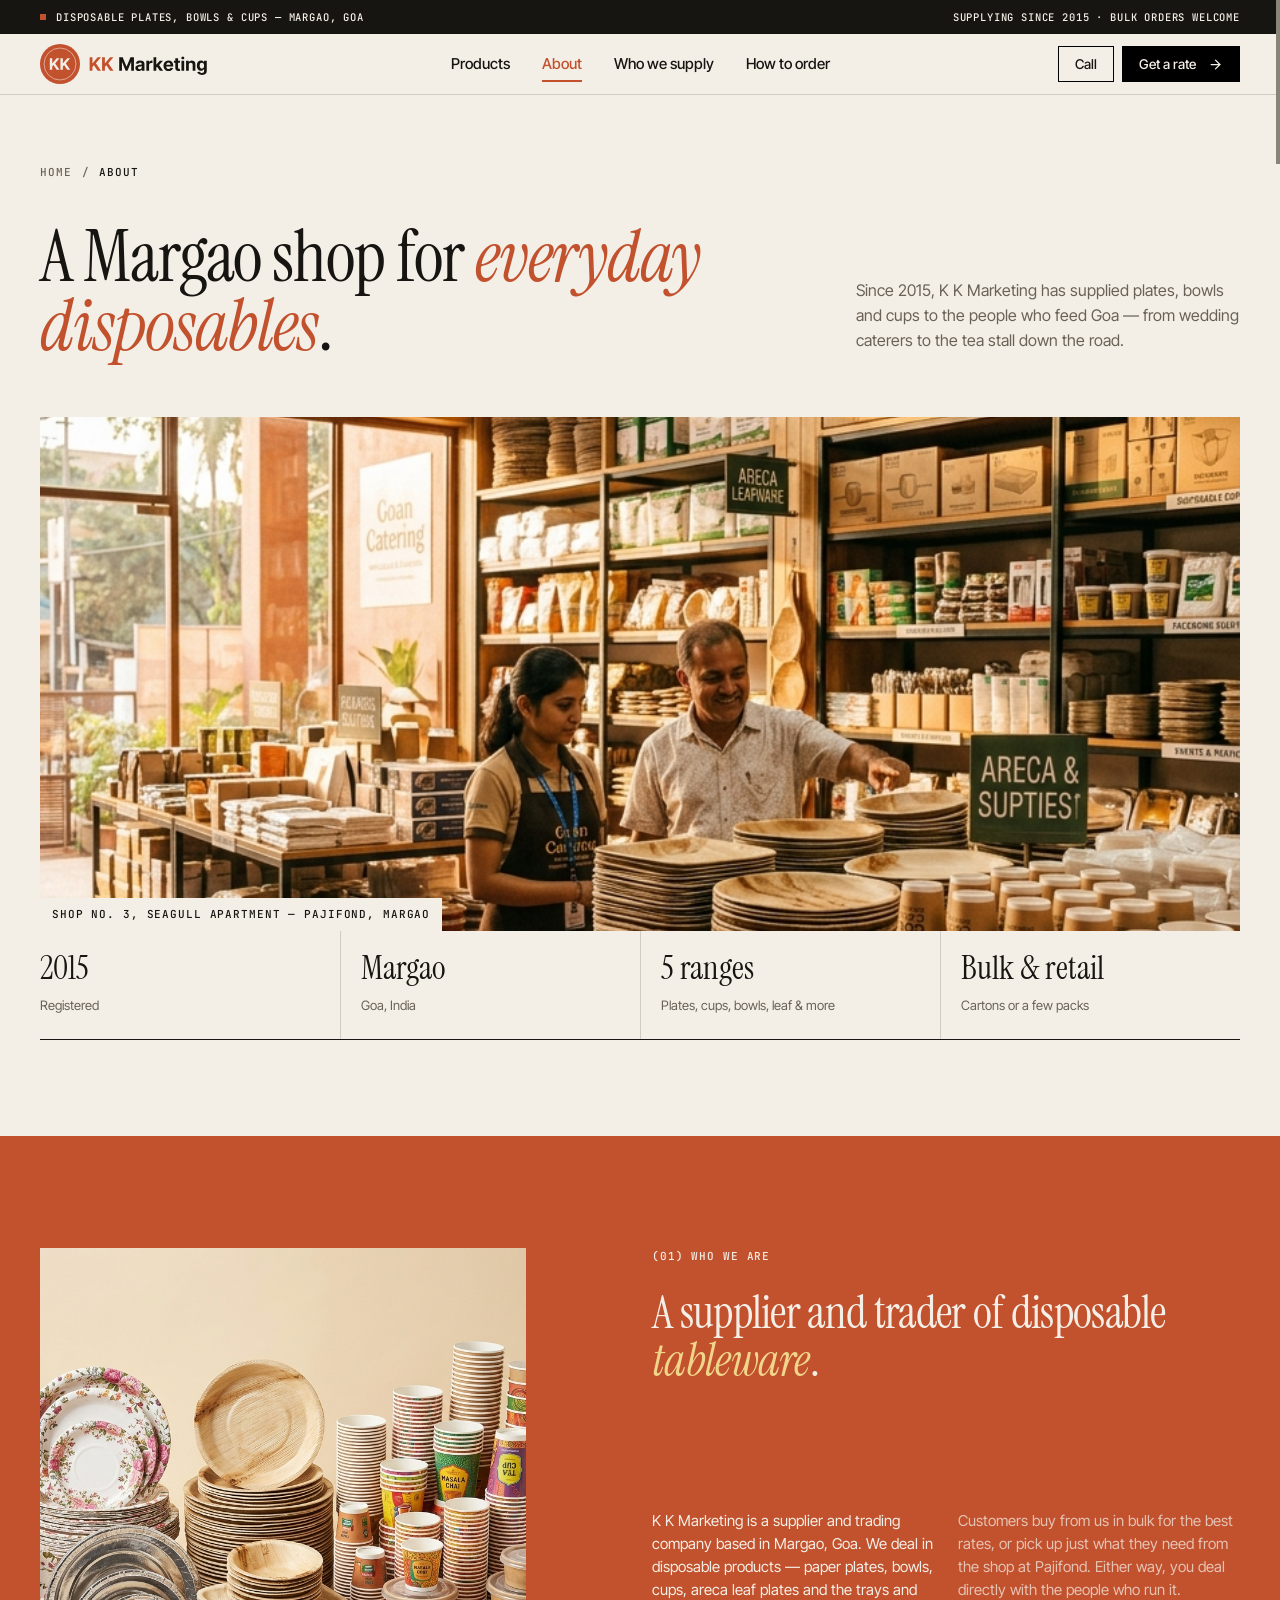
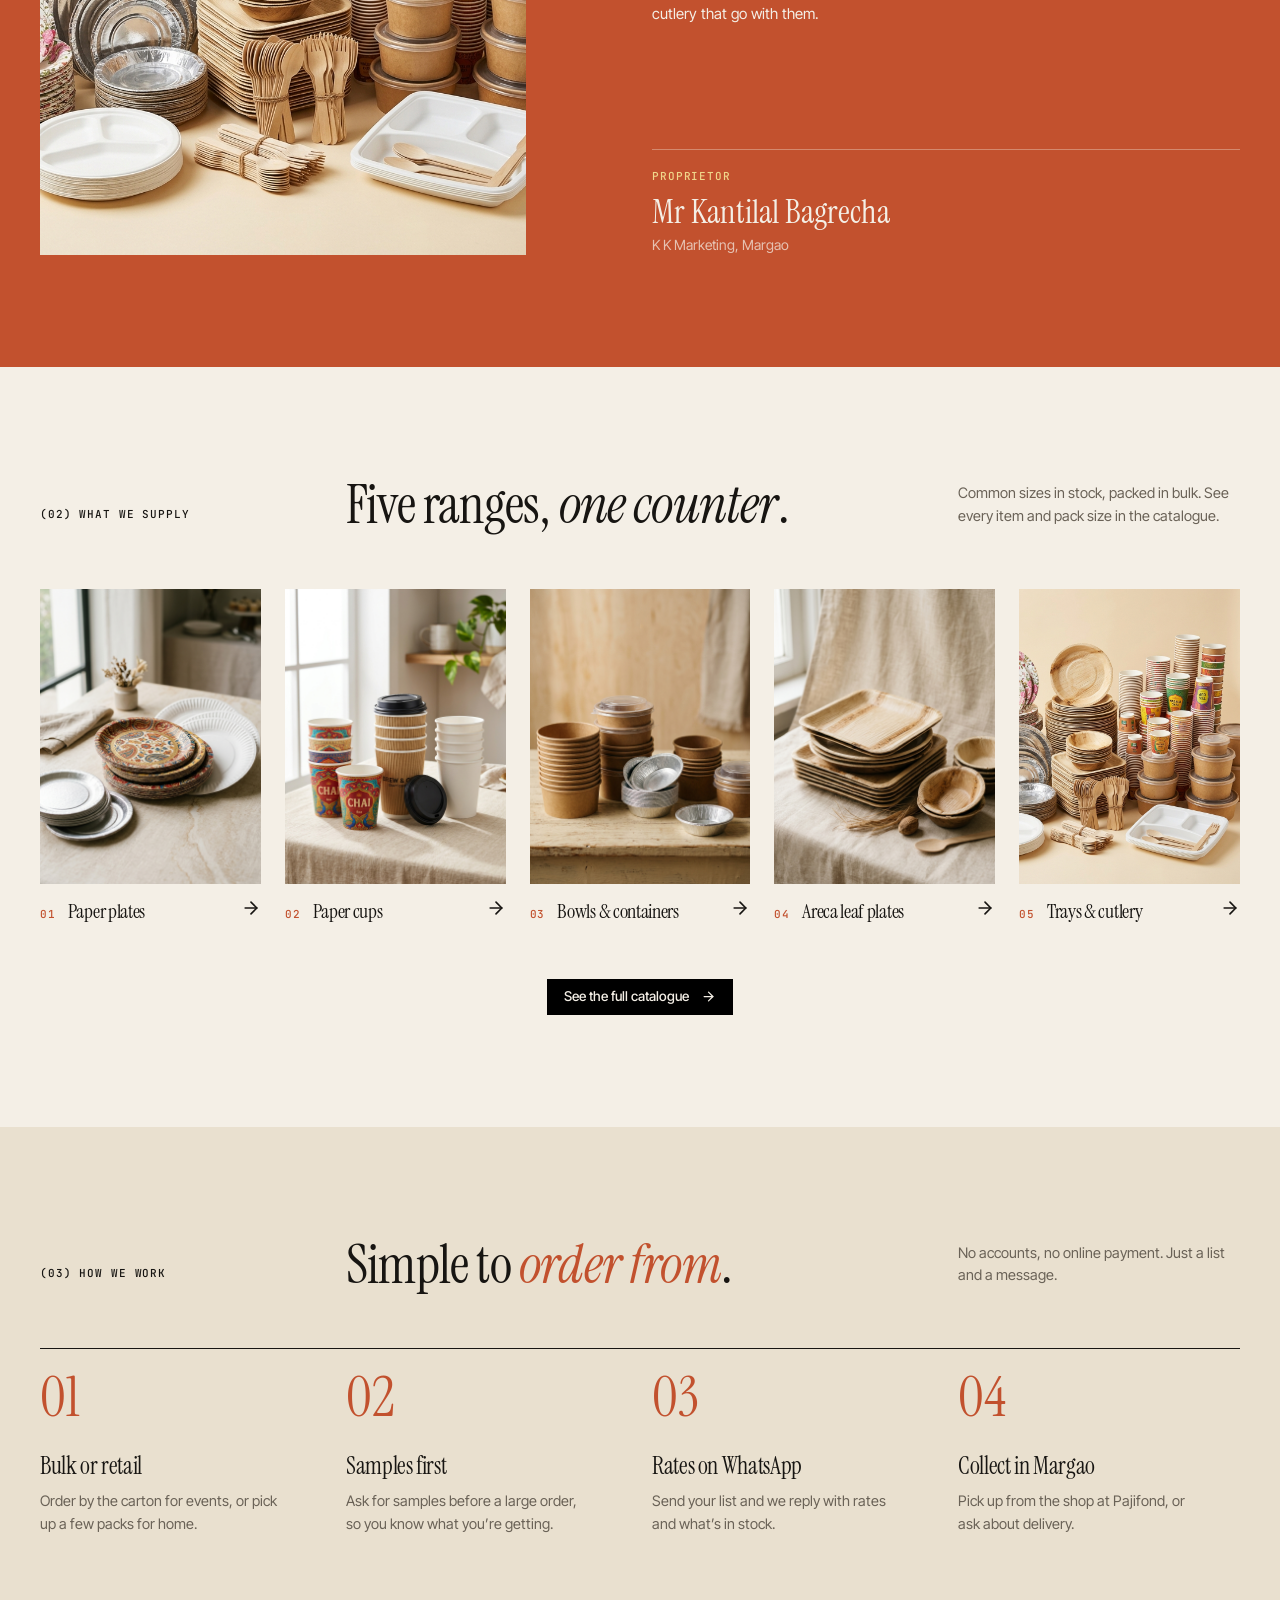
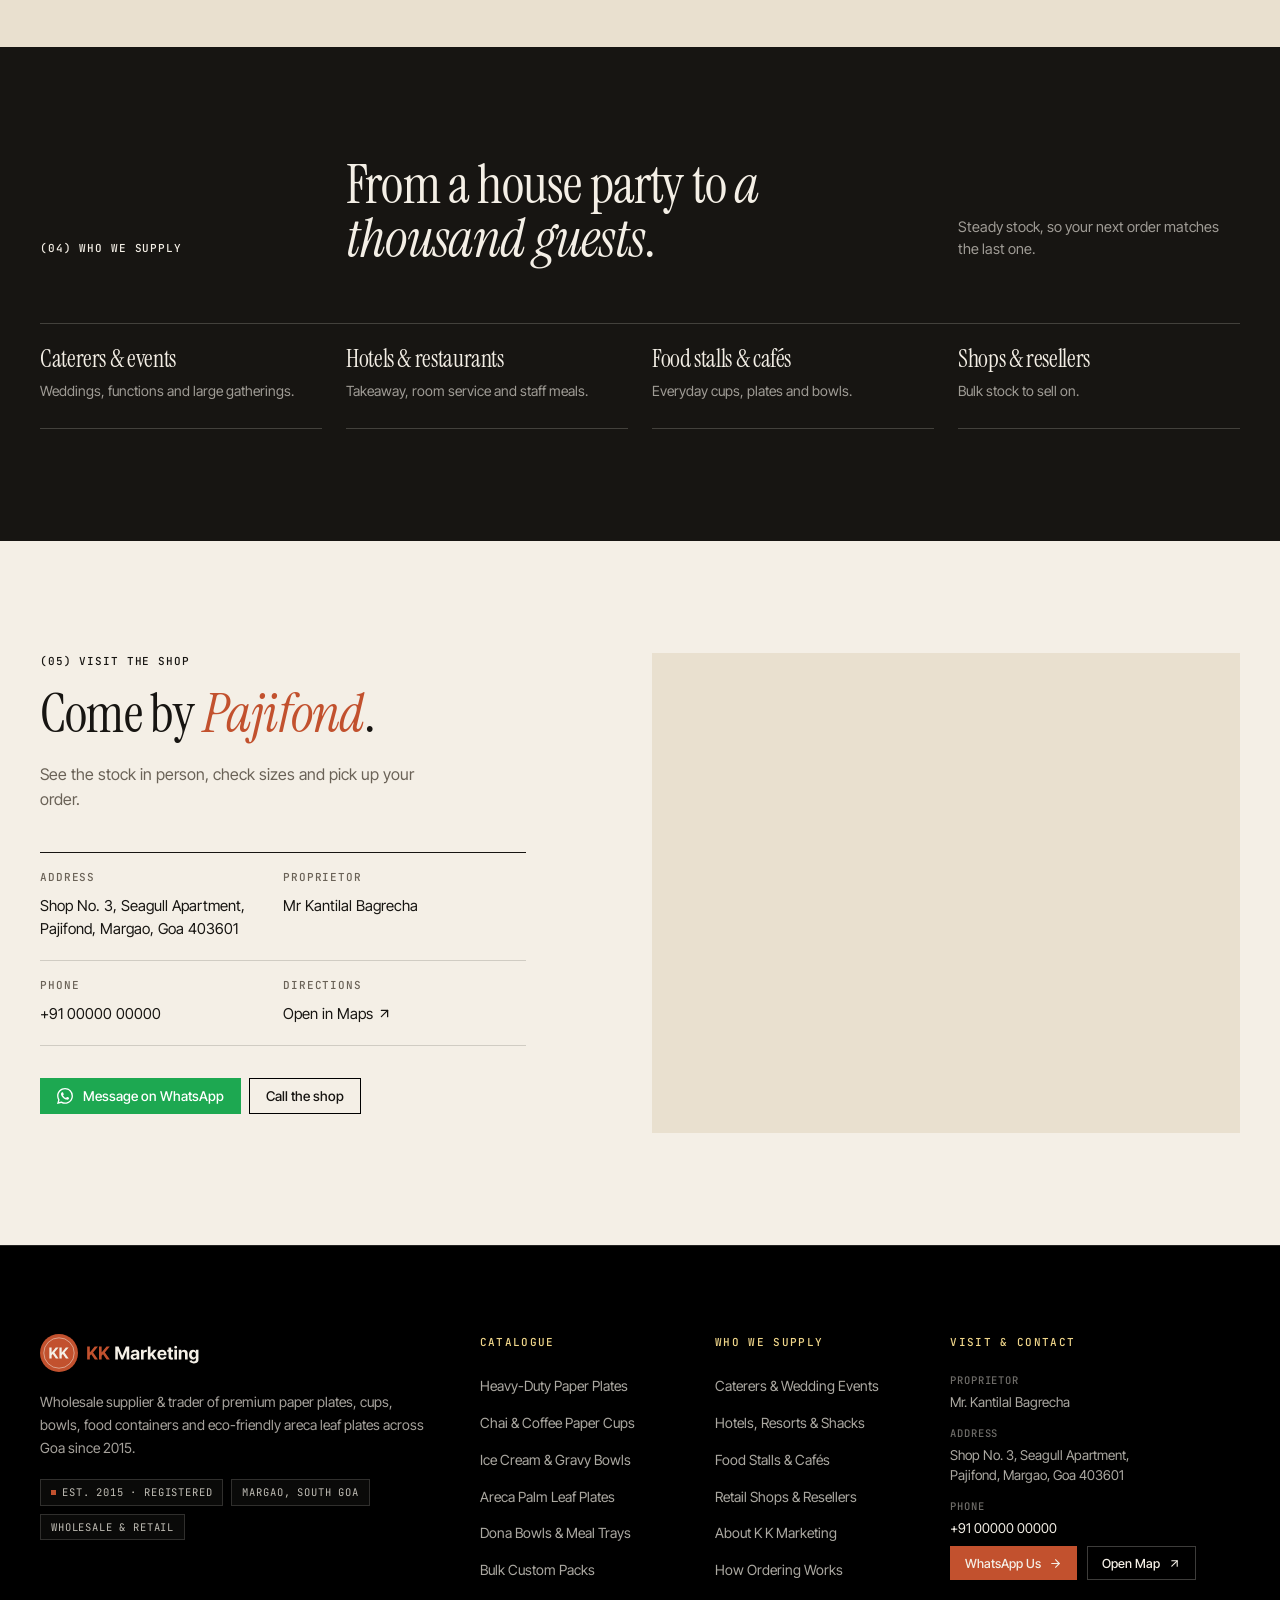
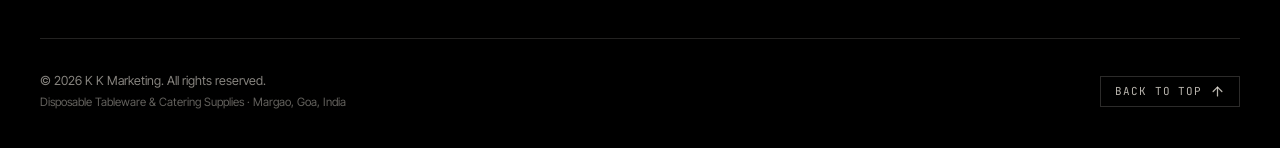
<file: about/index.html>
<!doctype html>
<html lang="en">
<head>
<meta charset="utf-8">
<meta name="viewport" content="width=device-width, initial-scale=1">
<title>About — K K Marketing, Margao</title>
<meta name="description" content="K K Marketing is a supplier and trader of disposable plates, paper plates, bowls and cups in Margao, Goa, registered in 2015 and run by Mr Kantilal Bagrecha.">
<link rel="icon" href="../assets/favicon.svg" type="image/svg+xml">
<link rel="preconnect" href="https://fonts.googleapis.com">
<link rel="preconnect" href="https://fonts.gstatic.com" crossorigin>
<link href="https://fonts.googleapis.com/css2?family=Instrument+Serif:ital@0;1&family=Inter+Tight:wght@400;500;600&family=JetBrains+Mono:wght@400;500&display=swap" rel="stylesheet">
<link rel="stylesheet" href="../assets/css/index.css">
</head>
<body id="top" class="page-about">

<!-- Icons: Lucide v0.460.0 (ISC) — arrow-right, arrow-up-right, arrow-up, minus, plus, shopping-cart, x, trash-2. WhatsApp: Simple Icons (CC0) -->
<svg width="0" height="0" style="position:absolute" aria-hidden="true">
  <symbol id="i-arrow-right" viewBox="0 0 24 24" fill="none" stroke="currentColor" stroke-width="2" stroke-linecap="round" stroke-linejoin="round"><path d="M5 12h14"/><path d="m12 5 7 7-7 7"/></symbol>
  <symbol id="i-arrow-up-right" viewBox="0 0 24 24" fill="none" stroke="currentColor" stroke-width="2" stroke-linecap="round" stroke-linejoin="round"><path d="M7 7h10v10"/><path d="M7 17 17 7"/></symbol>
  <symbol id="i-arrow-up" viewBox="0 0 24 24" fill="none" stroke="currentColor" stroke-width="2" stroke-linecap="round" stroke-linejoin="round"><path d="m5 12 7-7 7 7"/><path d="M12 19V5"/></symbol>
  <symbol id="i-shopping-cart" viewBox="0 0 24 24" fill="none" stroke="currentColor" stroke-width="2" stroke-linecap="round" stroke-linejoin="round"><circle cx="8" cy="21" r="1"/><circle cx="19" cy="21" r="1"/><path d="M2.05 2.05h2l2.66 12.42a2 2 0 0 0 2 1.58h9.78a2 2 0 0 0 1.95-1.57l1.65-7.43H5.12"/></symbol>
  <symbol id="i-x" viewBox="0 0 24 24" fill="none" stroke="currentColor" stroke-width="2" stroke-linecap="round" stroke-linejoin="round"><path d="M18 6 6 18"/><path d="m6 6 12 12"/></symbol>
  <symbol id="i-trash-2" viewBox="0 0 24 24" fill="none" stroke="currentColor" stroke-width="2" stroke-linecap="round" stroke-linejoin="round"><path d="M3 6h18"/><path d="M19 6v14c0 1-1 2-2 2H7c-1 0-2-1-2-2V6"/><path d="M8 6V4c0-1 1-2 2-2h4c1 0 2 1 2 2v2"/><line x1="10" x2="10" y1="11" y2="17"/><line x1="14" x2="14" y1="11" y2="17"/></symbol>
  <symbol id="i-whatsapp" viewBox="0 0 24 24" fill="currentColor"><path d="M17.472 14.382c-.297-.149-1.758-.867-2.03-.967-.273-.099-.471-.148-.67.15-.197.297-.767.966-.94 1.164-.173.199-.347.223-.644.075-.297-.15-1.255-.463-2.39-1.475-.883-.788-1.48-1.761-1.653-2.059-.173-.297-.018-.458.13-.606.134-.133.298-.347.446-.52.149-.174.198-.298.298-.497.099-.198.05-.371-.025-.52-.075-.149-.669-1.612-.916-2.207-.242-.579-.487-.5-.669-.51-.173-.008-.371-.01-.57-.01-.198 0-.52.074-.792.372-.272.297-1.04 1.016-1.04 2.479 0 1.462 1.065 2.875 1.213 3.074.149.198 2.096 3.2 5.077 4.487.709.306 1.262.489 1.694.625.712.227 1.36.195 1.871.118.571-.085 1.758-.719 2.006-1.413.248-.694.248-1.289.173-1.413-.074-.124-.272-.198-.57-.347m-5.421 7.403h-.004a9.87 9.87 0 01-5.031-1.378l-.361-.214-3.741.982.998-3.648-.235-.374a9.86 9.86 0 01-1.51-5.26c.001-5.45 4.436-9.884 9.888-9.884 2.64 0 5.122 1.03 6.988 2.898a9.825 9.825 0 012.893 6.994c-.003 5.45-4.437 9.884-9.885 9.884m8.413-18.297A11.815 11.815 0 0012.05 0C5.495 0 .16 5.335.157 11.892c0 2.096.547 4.142 1.588 5.945L.057 24l6.305-1.654a11.882 11.882 0 005.683 1.448h.005c6.554 0 11.89-5.335 11.893-11.893a11.821 11.821 0 00-3.48-8.413Z"/></symbol>
  <symbol id="i-minus" viewBox="0 0 24 24" fill="none" stroke="currentColor" stroke-width="2" stroke-linecap="round" stroke-linejoin="round"><path d="M5 12h14"/></symbol>
  <symbol id="i-plus" viewBox="0 0 24 24" fill="none" stroke="currentColor" stroke-width="2" stroke-linecap="round" stroke-linejoin="round"><path d="M5 12h14"/><path d="M12 5v14"/></symbol>
  <symbol id="brand-logo" viewBox="0 0 270.22 64">
    <circle class="accent" cx="32" cy="32" r="32" fill="#c2512e"/><circle cx="32" cy="32" r="25.6" fill="none" stroke="#f4efe6" stroke-width="1.44" opacity=".6"/><path fill="#f4efe6" transform="translate(14.5 41.31)" d="M1.225 0.0V-18.625H5.050000000000001V-10.3375H5.2875000000000005L12.1125 -18.625H16.7L9.7375 -10.275L16.7875 0.0H12.200000000000001L7.0125 -7.7125L5.050000000000001 -5.3375V0.0ZM18.218500000000002 0.0V-18.625H22.0435V-10.3375H22.281000000000002L29.106 -18.625H33.6935L26.731 -10.275L33.781000000000006 0.0H29.1935L24.006 -7.7125L22.0435 -5.3375V0.0Z"/><path class="accent" fill="#c2512e" d="M79.435546875 43.0V21.173828125H83.91796875V30.8857421875H84.1962890625L92.1943359375 21.173828125H97.5703125L89.4111328125 30.958984375L97.6728515625 43.0H92.296875L86.2177734375 33.9619140625L83.91796875 36.7451171875V43.0ZM99.3498046875 43.0V21.173828125H103.8322265625V30.8857421875H104.110546875L112.10859375 21.173828125H117.4845703125L109.325390625 30.958984375L117.587109375 43.0H112.2111328125L106.13203125 33.9619140625L103.8322265625 36.7451171875V43.0Z"/><path fill="currentColor" d="M126.7640625 21.173828125H132.301171875L138.394921875 36.056640625H138.6439453125L144.75234375 21.173828125H150.31875V43.0H145.92421875V28.6298828125H145.7484375L140.00625 42.8974609375H136.988671875L131.305078125 28.6005859375H131.1146484375V43.0H126.7640625ZM158.0748046875 43.322265625Q156.5220703125 43.322265625 155.28427734375 42.765625Q154.046484375 42.208984375 153.33603515625 41.125Q152.6255859375 40.041015625 152.6255859375 38.4296875Q152.6255859375 37.052734375 153.1236328125 36.13720703125Q153.6216796875 35.2216796875 154.49326171875 34.65771484375Q155.36484375 34.09375 156.47080078125 33.80078125Q157.5767578125 33.5078125 158.792578125 33.390625Q160.2134765625 33.244140625 161.08505859375 33.11962890625Q161.956640625 32.9951171875 162.35947265625 32.72412109375Q162.7623046875 32.453125 162.7623046875 31.92578125V31.8525390625Q162.7623046875 30.8125 162.1177734375 30.23388671875Q161.4732421875 29.6552734375 160.2720703125 29.6552734375Q159.0123046875 29.6552734375 158.265234375 30.2119140625Q157.5181640625 30.7685546875 157.269140625 31.57421875L153.196875 31.2080078125Q153.5337890625 29.7138671875 154.47861328125 28.63720703125Q155.4234375 27.560546875 156.89560546875 26.9892578125Q158.3677734375 26.41796875 160.28671875 26.41796875Q161.605078125 26.41796875 162.835546875 26.7255859375Q164.066015625 27.033203125 165.0474609375 27.69970703125Q166.02890625 28.3662109375 166.6001953125 29.42822265625Q167.171484375 30.490234375 167.171484375 31.9697265625V43.0H162.98203125V40.7294921875H162.86484375Q162.4693359375 41.4765625 161.81748046875 42.05517578125Q161.165625 42.6337890625 160.23544921875 42.97802734375Q159.3052734375 43.322265625 158.0748046875 43.322265625ZM159.3052734375 40.24609375Q160.3453125 40.24609375 161.12900390625 39.82861328125Q161.9126953125 39.4111328125 162.3521484375 38.7080078125Q162.7916015625 38.0048828125 162.7916015625 37.140625V35.3681640625Q162.5865234375 35.5146484375 162.2056640625 35.62451171875Q161.8248046875 35.734375 161.34873046875 35.82958984375Q160.87265625 35.9248046875 160.41123046875 35.99072265625Q159.9498046875 36.056640625 159.5689453125 36.115234375Q158.76328125 36.232421875 158.14072265625 36.49609375Q157.5181640625 36.759765625 157.18125 37.19189453125Q156.8443359375 37.6240234375 156.8443359375 38.2978515625Q156.8443359375 39.25 157.5328125 39.748046875Q158.2212890625 40.24609375 159.3052734375 40.24609375ZM170.16679687500002 43.0V26.623046875H174.42949218750002V29.4794921875H174.60527343750002Q175.04472656250002 27.9560546875 176.10673828125002 27.1796875Q177.16875000000002 26.4033203125 178.54570312500002 26.4033203125Q178.88261718750002 26.4033203125 179.27812500000002 26.43994140625Q179.67363281250002 26.4765625 179.96660156250002 26.5498046875V30.4755859375Q179.65898437500002 30.373046875 179.10234375000002 30.30712890625Q178.54570312500002 30.2412109375 178.06230468750002 30.2412109375Q177.06621093750002 30.2412109375 176.26787109375002 30.6806640625Q175.46953125000002 31.1201171875 175.01542968750002 31.88916015625Q174.56132812500002 32.658203125 174.56132812500002 33.6689453125V43.0ZM185.62792968750003 38.2099609375 185.64257812500003 32.921875H186.30175781250003L191.64843750000003 26.623046875H196.73144531250003L189.65625000000003 34.826171875H188.61621093750003ZM181.64355468750003 43.0V21.173828125H186.03808593750003V43.0ZM191.86816406250003 43.0 186.96093750000003 35.822265625 189.89062500000003 32.7021484375 197.03906250000003 43.0ZM205.71796875000004 43.322265625Q203.21308593750004 43.322265625 201.39667968750004 42.296875Q199.58027343750004 41.271484375 198.60615234375004 39.37451171875Q197.63203125000004 37.4775390625 197.63203125000004 34.8994140625Q197.63203125000004 32.365234375 198.59882812500004 30.4609375Q199.56562500000004 28.556640625 201.33808593750004 27.4873046875Q203.11054687500004 26.41796875 205.49824218750004 26.41796875Q207.09492187500004 26.41796875 208.49384765625004 26.9306640625Q209.89277343750004 27.443359375 210.94746093750004 28.46875Q212.00214843750004 29.494140625 212.58808593750004 31.05419921875Q213.17402343750004 32.6142578125 213.17402343750004 34.7236328125V35.9541015625H199.43378906250004V33.2001953125H211.03535156250004L208.98457031250004 33.9326171875Q208.98457031250004 32.658203125 208.59638671875004 31.71337890625Q208.20820312500004 30.7685546875 207.43916015625004 30.24853515625Q206.67011718750004 29.728515625 205.52753906250004 29.728515625Q204.38496093750004 29.728515625 203.59394531250004 30.255859375Q202.80292968750004 30.783203125 202.38544921875004 31.68408203125Q201.96796875000004 32.5849609375 201.96796875000004 33.7421875V35.6904296875Q201.96796875000004 37.0380859375 202.44404296875004 38.01220703125Q202.92011718750004 38.986328125 203.78437500000004 39.4990234375Q204.64863281250004 40.01171875 205.79121093750004 40.01171875Q206.55292968750004 40.01171875 207.18281250000004 39.7919921875Q207.81269531250004 39.572265625 208.26679687500004 39.14013671875Q208.72089843750004 38.7080078125 208.95527343750004 38.078125L213.02753906250004 38.3857421875Q212.70527343750004 39.8798828125 211.73847656250004 40.98583984375Q210.77167968750004 42.091796875 209.24824218750004 42.70703125Q207.72480468750004 43.322265625 205.71796875000004 43.322265625ZM224.02089843750005 26.623046875V29.962890625H214.26503906250005V26.623046875ZM216.50625000000005 22.7265625H220.90078125000005V37.990234375Q220.90078125000005 38.8251953125 221.28164062500005 39.2353515625Q221.66250000000005 39.6455078125 222.48281250000005 39.6455078125Q222.74648437500005 39.6455078125 223.06875000000005 39.59423828125Q223.39101562500005 39.54296875 223.62539062500005 39.484375L224.32851562500005 42.8095703125Q223.61074218750005 43.029296875 222.92958984375005 43.1318359375Q222.24843750000005 43.234375 221.57460937500005 43.234375Q219.15761718750005 43.234375 217.83193359375005 42.01123046875Q216.50625000000005 40.7880859375 216.50625000000005 38.5908203125ZM226.32773437500006 43.0V26.623046875H230.72226562500006V43.0ZM228.52500000000006 24.484375Q227.52890625000006 24.484375 226.81845703125006 23.8251953125Q226.10800781250006 23.166015625 226.10800781250006 22.228515625Q226.10800781250006 21.291015625 226.81845703125006 20.6318359375Q227.52890625000006 19.97265625 228.52500000000006 19.97265625Q229.52109375000006 19.97265625 230.22421875000006 20.6318359375Q230.92734375000006 21.291015625 230.92734375000006 22.228515625Q230.92734375000006 23.166015625 230.22421875000006 23.8251953125Q229.52109375000006 24.484375 228.52500000000006 24.484375ZM238.11210937500007 33.5224609375V43.0H233.71757812500007V26.623046875H238.03886718750007V29.5087890625H238.21464843750007Q238.77128906250007 28.087890625 239.97978515625007 27.2529296875Q241.18828125000007 26.41796875 243.01933593750007 26.41796875Q244.71855468750007 26.41796875 245.98564453125007 27.15771484375Q247.25273437500007 27.8974609375 247.95585937500007 29.28173828125Q248.65898437500007 30.666015625 248.65898437500007 32.5849609375V43.0H244.26445312500007V33.3466796875Q244.26445312500007 31.8232421875 243.47343750000007 30.95166015625Q242.68242187500007 30.080078125 241.29082031250007 30.080078125Q240.35332031250007 30.080078125 239.63554687500007 30.490234375Q238.91777343750007 30.900390625 238.51494140625007 31.662109375Q238.11210937500007 32.423828125 238.11210937500007 33.5224609375ZM258.9345703125001 49.474609375Q255.66796875000009 49.474609375 253.80761718750009 48.185546875Q251.94726562500009 46.896484375 251.52246093750009 44.9921875L255.56542968750009 44.376953125Q255.75585937500009 44.875 256.1806640625001 45.30712890625Q256.6054687500001 45.7392578125 257.3085937500001 46.01025390625Q258.0117187500001 46.28125 259.0371093750001 46.28125Q260.5458984375001 46.28125 261.5346679687501 45.548828125Q262.5234375000001 44.81640625 262.5234375000001 43.1171875V40.099609375H262.3183593750001Q262.0253906250001 40.744140625 261.4321289062501 41.359375Q260.8388671875001 41.974609375 259.9086914062501 42.3701171875Q258.9785156250001 42.765625 257.6455078125001 42.765625Q255.79980468750009 42.765625 254.29101562500009 41.9013671875Q252.78222656250009 41.037109375 251.88134765625009 39.2646484375Q250.98046875000009 37.4921875 250.98046875000009 34.7822265625Q250.98046875000009 32.013671875 251.88867187500009 30.1533203125Q252.79687500000009 28.29296875 254.31298828125009 27.35546875Q255.82910156250009 26.41796875 257.6601562500001 26.41796875Q259.0371093750001 26.41796875 259.9672851562501 26.88671875Q260.8974609375001 27.35546875 261.4760742187501 28.03662109375Q262.0546875000001 28.7177734375 262.3623046875001 29.376953125H262.5380859375001V26.623046875H266.8593750000001V43.1904296875Q266.8593750000001 45.2705078125 265.8413085937501 46.66943359375Q264.8232421875001 48.068359375 263.0361328125001 48.771484375Q261.2490234375001 49.474609375 258.9345703125001 49.474609375ZM259.0078125000001 39.42578125Q260.6923828125001 39.42578125 261.6152343750001 38.18798828125Q262.5380859375001 36.9501953125 262.5380859375001 34.767578125Q262.5380859375001 33.302734375 262.1279296875001 32.21875Q261.7177734375001 31.134765625 260.9340820312501 30.5341796875Q260.1503906250001 29.93359375 259.0078125000001 29.93359375Q257.8652343750001 29.93359375 257.0742187500001 30.55615234375Q256.2832031250001 31.1787109375 255.8803710937501 32.2626953125Q255.47753906250009 33.3466796875 255.47753906250009 34.767578125Q255.47753906250009 36.1884765625 255.8876953125001 37.23583984375Q256.2978515625001 38.283203125 257.0815429687501 38.8544921875Q257.8652343750001 39.42578125 259.0078125000001 39.42578125Z"/>
  </symbol>
</svg>
<div class="bar">
  <div class="wrap">
    <span class="label"><span class="dot"></span>Disposable plates, bowls &amp; cups — Margao, Goa</span>
    <span class="label hide-sm">Supplying since 2015 · Bulk orders welcome</span>
  </div>
</div>

<header>
  <nav class="wrap grid">
    <a href="../" class="logo" aria-label="K K Marketing — home"><svg class="logo-svg" role="img" aria-label="K K Marketing" viewBox="0 0 270.22 64"><use href="#brand-logo"/></svg></a>
    <div class="links">
      <a href="../products/">Products</a>
      <a href="./" aria-current="page">About</a>
      <a href="../#clients">Who we supply</a>
      <a href="../#process">How to order</a>
    </div>
    <div class="nav-cta">
      <a href="tel:+910000000000" class="btn line">Call</a>
      <a href="../#contact" class="btn">Get a rate <svg class="i arr" aria-hidden="true"><use href="#i-arrow-right"/></svg></a>
    </div>
  </nav>
</header>

<main>
  <!-- Page head -->
  <div class="a-head wrap">
    <div class="grid">
      <div class="a-head-text">
        <nav class="crumbs label rv" aria-label="Breadcrumb"><a href="../">Home</a><span>/</span><span aria-current="page">About</span></nav>
        <h1 class="rv">A Margao shop for <em>everyday disposables</em>.</h1>
      </div>
      <p class="lead muted a-head-lead rv">Since 2015, K K Marketing has supplied plates, bowls and cups to the people who feed Goa — from wedding caterers to the tea stall down the road.</p>
    </div>
    <figure class="a-head-img rv">
      <img src="../assets/leaf-plates.jpg" alt="Inside the K K Marketing shop: shelves of plates, cups and boxed stock" fetchpriority="high">
      <figcaption class="tag label">Shop No. 3, Seagull Apartment — Pajifond, Margao</figcaption>
    </figure>
    <div class="a-facts rv">
      <div><b>2015</b><span>Registered</span></div>
      <div><b>Margao</b><span>Goa, India</span></div>
      <div><b>5 ranges</b><span>Plates, cups, bowls, leaf &amp; more</span></div>
      <div><b>Bulk &amp; retail</b><span>Cartons or a few packs</span></div>
    </div>
  </div>

  <!-- Who we are -->
  <section class="story">
    <div class="wrap grid">
      <figure class="story-img rv"><img src="../assets/hero-range.jpg" alt="The range: paper plates, areca leaf plates, cups, bowls, meal trays and wooden cutlery" loading="lazy"></figure>
      <div class="story-body">
        <div class="rv">
          <p class="label">(01) Who we are</p>
          <h2>A supplier and trader of disposable <em>tableware</em>.</h2>
        </div>
        <div class="story-cols rv">
          <p>K K Marketing is a supplier and trading company based in Margao, Goa. We deal in disposable products — paper plates, bowls, cups, areca leaf plates and the trays and cutlery that go with them.</p>
          <p class="muted">Customers buy from us in bulk for the best rates, or pick up just what they need from the shop at Pajifond. Either way, you deal directly with the people who run it.</p>
        </div>
        <div class="a-sign rv">
          <span class="label">Proprietor</span>
          <b>Mr Kantilal Bagrecha</b>
          <span>K K Marketing, Margao</span>
        </div>
      </div>
    </div>
  </section>

  <!-- What we supply -->
  <section class="wrap">
    <div class="sec-head grid rv">
      <p class="label">(02) What we supply</p>
      <h2>Five ranges, <em>one counter</em>.</h2>
      <p class="side">Common sizes in stock, packed in bulk. See every item and pack size in the catalogue.</p>
    </div>
    <div class="a-ranges">
        <a class="a-range rv" href="../products/#paper-plates">
          <figure><img src="../assets/paper-plate.jpg" alt="" loading="lazy" style="object-position:center 60%"></figure>
          <span class="label">01</span>
          <h3>Paper plates</h3>
          <span class="go"><svg class="i" aria-hidden="true"><use href="#i-arrow-right"/></svg></span>
        </a>
        <a class="a-range rv" href="../products/#paper-cups">
          <figure><img src="../assets/paper-cups.jpg" alt="" loading="lazy" style="object-position:center 55%"></figure>
          <span class="label">02</span>
          <h3>Paper cups</h3>
          <span class="go"><svg class="i" aria-hidden="true"><use href="#i-arrow-right"/></svg></span>
        </a>
        <a class="a-range rv" href="../products/#bowls">
          <figure><img src="../assets/paper-bowl.jpg" alt="" loading="lazy" style="object-position:center 55%"></figure>
          <span class="label">03</span>
          <h3>Bowls &amp; containers</h3>
          <span class="go"><svg class="i" aria-hidden="true"><use href="#i-arrow-right"/></svg></span>
        </a>
        <a class="a-range rv" href="../products/#areca">
          <figure><img src="../assets/areca-plates.jpg" alt="" loading="lazy" style="object-position:center 60%"></figure>
          <span class="label">04</span>
          <h3>Areca leaf plates</h3>
          <span class="go"><svg class="i" aria-hidden="true"><use href="#i-arrow-right"/></svg></span>
        </a>
        <a class="a-range rv" href="../products/#trays-cutlery">
          <figure><img src="../assets/hero-range.jpg" alt="" loading="lazy" style="object-position:right bottom"></figure>
          <span class="label">05</span>
          <h3>Trays &amp; cutlery</h3>
          <span class="go"><svg class="i" aria-hidden="true"><use href="#i-arrow-right"/></svg></span>
        </a>
    </div>
    <div class="a-more rv"><a class="btn" href="../products/">See the full catalogue <svg class="i arr" aria-hidden="true"><use href="#i-arrow-right"/></svg></a></div>
  </section>

  <!-- How we work -->
  <section class="a-work">
    <div class="wrap">
      <div class="sec-head grid rv">
        <p class="label">(03) How we work</p>
        <h2>Simple to <em>order from</em>.</h2>
        <p class="side">No accounts, no online payment. Just a list and a message.</p>
      </div>
      <div class="grid steps">
        <div class="step rv"><span class="n">01</span><h3>Bulk or retail</h3><p>Order by the carton for events, or pick up a few packs for home.</p></div>
        <div class="step rv"><span class="n">02</span><h3>Samples first</h3><p>Ask for samples before a large order, so you know what you’re getting.</p></div>
        <div class="step rv"><span class="n">03</span><h3>Rates on WhatsApp</h3><p>Send your list and we reply with rates and what’s in stock.</p></div>
        <div class="step rv"><span class="n">04</span><h3>Collect in Margao</h3><p>Pick up from the shop at Pajifond, or ask about delivery.</p></div>
      </div>
    </div>
  </section>

  <!-- Who we supply -->
  <section class="clients">
    <div class="wrap">
      <div class="sec-head grid rv">
        <p class="label">(04) Who we supply</p>
        <h2>From a house party to <em>a thousand guests</em>.</h2>
        <p class="side">Steady stock, so your next order matches the last one.</p>
      </div>
      <div class="grid client-list">
        <div class="client rv"><h3>Caterers &amp; events</h3><p class="muted">Weddings, functions and large gatherings.</p></div>
        <div class="client rv"><h3>Hotels &amp; restaurants</h3><p class="muted">Takeaway, room service and staff meals.</p></div>
        <div class="client rv"><h3>Food stalls &amp; cafés</h3><p class="muted">Everyday cups, plates and bowls.</p></div>
        <div class="client rv"><h3>Shops &amp; resellers</h3><p class="muted">Bulk stock to sell on.</p></div>
      </div>
    </div>
  </section>

  <!-- Visit -->
  <section class="a-visit">
    <div class="wrap grid">
      <div class="a-visit-text">
        <div class="rv">
          <p class="label">(05) Visit the shop</p>
          <h2>Come by <em>Pajifond</em>.</h2>
          <p class="lead muted">See the stock in person, check sizes and pick up your order.</p>
        </div>
        <div class="details rv">
          <div><span class="label">Address</span>Shop No. 3, Seagull Apartment,<br>Pajifond, Margao, Goa 403601</div>
          <div><span class="label">Proprietor</span>Mr Kantilal Bagrecha</div>
          <div><span class="label">Phone</span><a href="tel:+910000000000">+91 00000 00000</a></div>
          <div><span class="label">Directions</span><a href="https://share.google/1BVz61cuJOT8y9ZLr" target="_blank" rel="noopener">Open in Maps <svg class="i" aria-hidden="true"><use href="#i-arrow-up-right"/></svg></a></div>
        </div>
        <div class="a-visit-act rv">
          <a class="btn wa-btn" href="https://wa.me/910000000000?text=Hi%20K%20K%20Marketing%2C%20I%27d%20like%20to%20know%20more%20about%20your%20products." target="_blank" rel="noopener"><svg class="i wa-i" aria-hidden="true"><use href="#i-whatsapp"/></svg>Message on WhatsApp</a>
          <a class="btn line" href="tel:+910000000000">Call the shop</a>
        </div>
      </div>
      <div class="a-map rv">
        <iframe title="Map: K K Marketing, Pajifond, Margao" src="https://maps.google.com/maps?q=Seagull%20Apartment%2C%20Pajifond%2C%20Margao%2C%20Goa%20403601&amp;z=16&amp;output=embed" loading="lazy" referrerpolicy="no-referrer-when-downgrade"></iframe>
      </div>
    </div>
  </section>
</main>

<footer>
  <div class="wrap">
    <div class="foot-grid">
      <!-- Col 1: Brand & Credentials -->
      <div class="foot-brand">
                <a href="#top" class="foot-logo-link" aria-label="K K Marketing — return to top">
          <svg class="foot-logo-svg" role="img" aria-label="K K Marketing" viewBox="0 0 270.22 64"><use href="#brand-logo"/></svg>
        </a>
        <p class="foot-desc">Wholesale supplier &amp; trader of premium paper plates, cups, bowls, food containers and eco-friendly areca leaf plates across Goa since 2015.</p>
        <div class="foot-badges">
          <span class="foot-badge"><span class="dot"></span>Est. 2015 · Registered</span>
          <span class="foot-badge">Margao, South Goa</span>
          <span class="foot-badge">Wholesale &amp; Retail</span>
        </div>
      </div>

      <!-- Col 2: Product Catalogue -->
      <div class="foot-col">
        <h4>Catalogue</h4>
        <ul class="foot-list">
          <li><a href="../products/#paper-plates">Heavy-Duty Paper Plates</a></li>
          <li><a href="../products/#paper-cups">Chai &amp; Coffee Paper Cups</a></li>
          <li><a href="../products/#bowls">Ice Cream &amp; Gravy Bowls</a></li>
          <li><a href="../products/#areca">Areca Palm Leaf Plates</a></li>
          <li><a href="../products/#bowls">Dona Bowls &amp; Meal Trays</a></li>
          <li><a href="../products/#trays-cutlery">Bulk Custom Packs</a></li>
        </ul>
      </div>

      <!-- Col 3: Who We Supply & Links -->
      <div class="foot-col">
        <h4>Who We Supply</h4>
        <ul class="foot-list">
          <li><a href="../#clients">Caterers &amp; Wedding Events</a></li>
          <li><a href="../#clients">Hotels, Resorts &amp; Shacks</a></li>
          <li><a href="../#clients">Food Stalls &amp; Cafés</a></li>
          <li><a href="../#clients">Retail Shops &amp; Resellers</a></li>
          <li><a href="./">About K K Marketing</a></li>
          <li><a href="../#process">How Ordering Works</a></li>
        </ul>
      </div>

      <!-- Col 4: Visit & Contact -->
      <div class="foot-col">
        <h4>Visit &amp; Contact</h4>
        <div class="foot-contact-details">
          <div class="c-item">
            <b>Proprietor</b>
            <span>Mr. Kantilal Bagrecha</span>
          </div>
          <div class="c-item">
            <b>Address</b>
            <span>Shop No. 3, Seagull Apartment,<br>Pajifond, Margao, Goa 403601</span>
          </div>
          <div class="c-item">
            <b>Phone</b>
            <a href="tel:+910000000000">+91 00000 00000</a>
          </div>
        </div>
        <div class="foot-cta-row">
          <a href="https://wa.me/910000000000" target="_blank" rel="noopener" class="foot-btn terra-btn">WhatsApp Us <svg class="i arr" aria-hidden="true"><use href="#i-arrow-right"/></svg></a>
          <a href="https://share.google/1BVz61cuJOT8y9ZLr" target="_blank" rel="noopener" class="foot-btn">Open Map <svg class="i" aria-hidden="true"><use href="#i-arrow-up-right"/></svg></a>
        </div>
      </div>
    </div>

    <!-- Bottom Bar -->
    <div class="foot-bottom">
      <div class="foot-bottom-left">
        <span>© <span id="yr"></span> K K Marketing. All rights reserved.</span>
        <span class="foot-legal">Disposable Tableware &amp; Catering Supplies · Margao, Goa, India</span>
      </div>
      <div class="foot-bottom-right">
        <a href="#top" class="back-top">Back to top <svg class="i" aria-hidden="true"><use href="#i-arrow-up"/></svg></a>
      </div>
    </div>
  </div>
</footer>

<script src="../assets/js/main.js"></script>
</body>
</html>
</file>
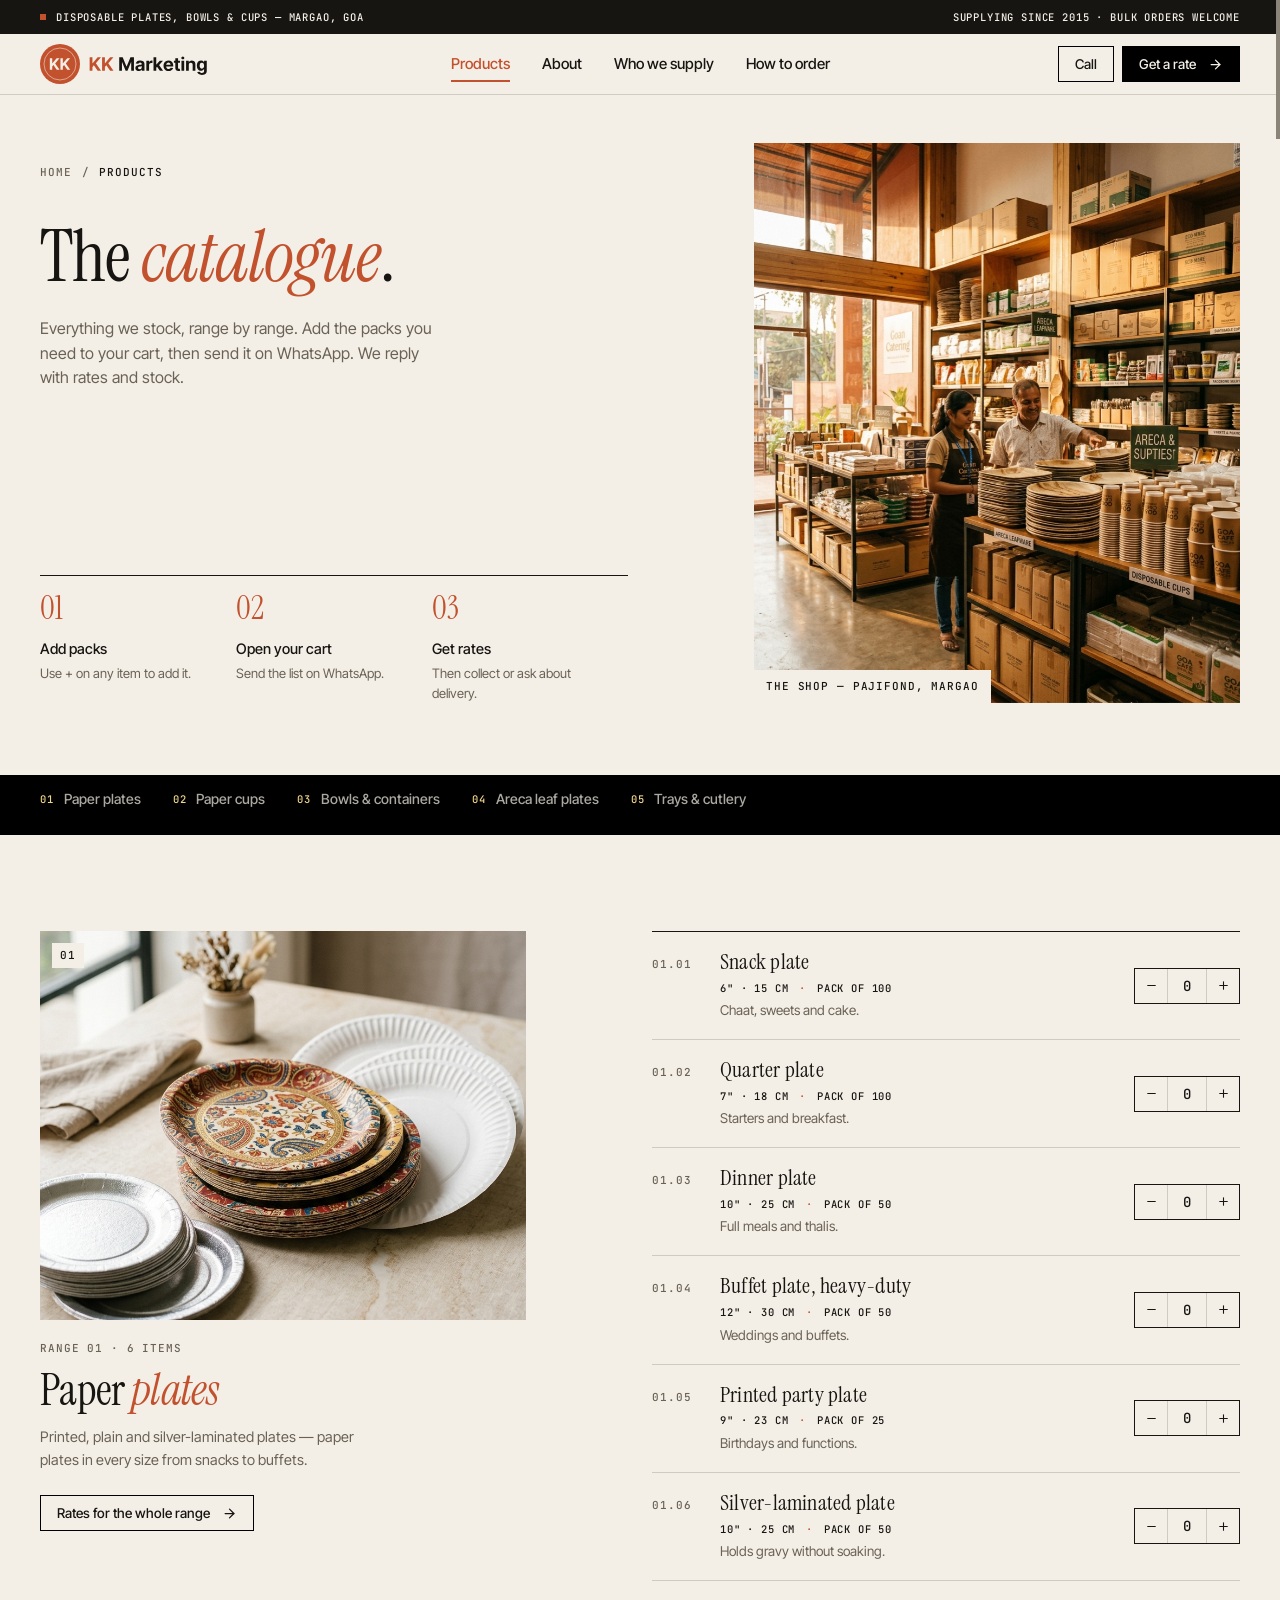
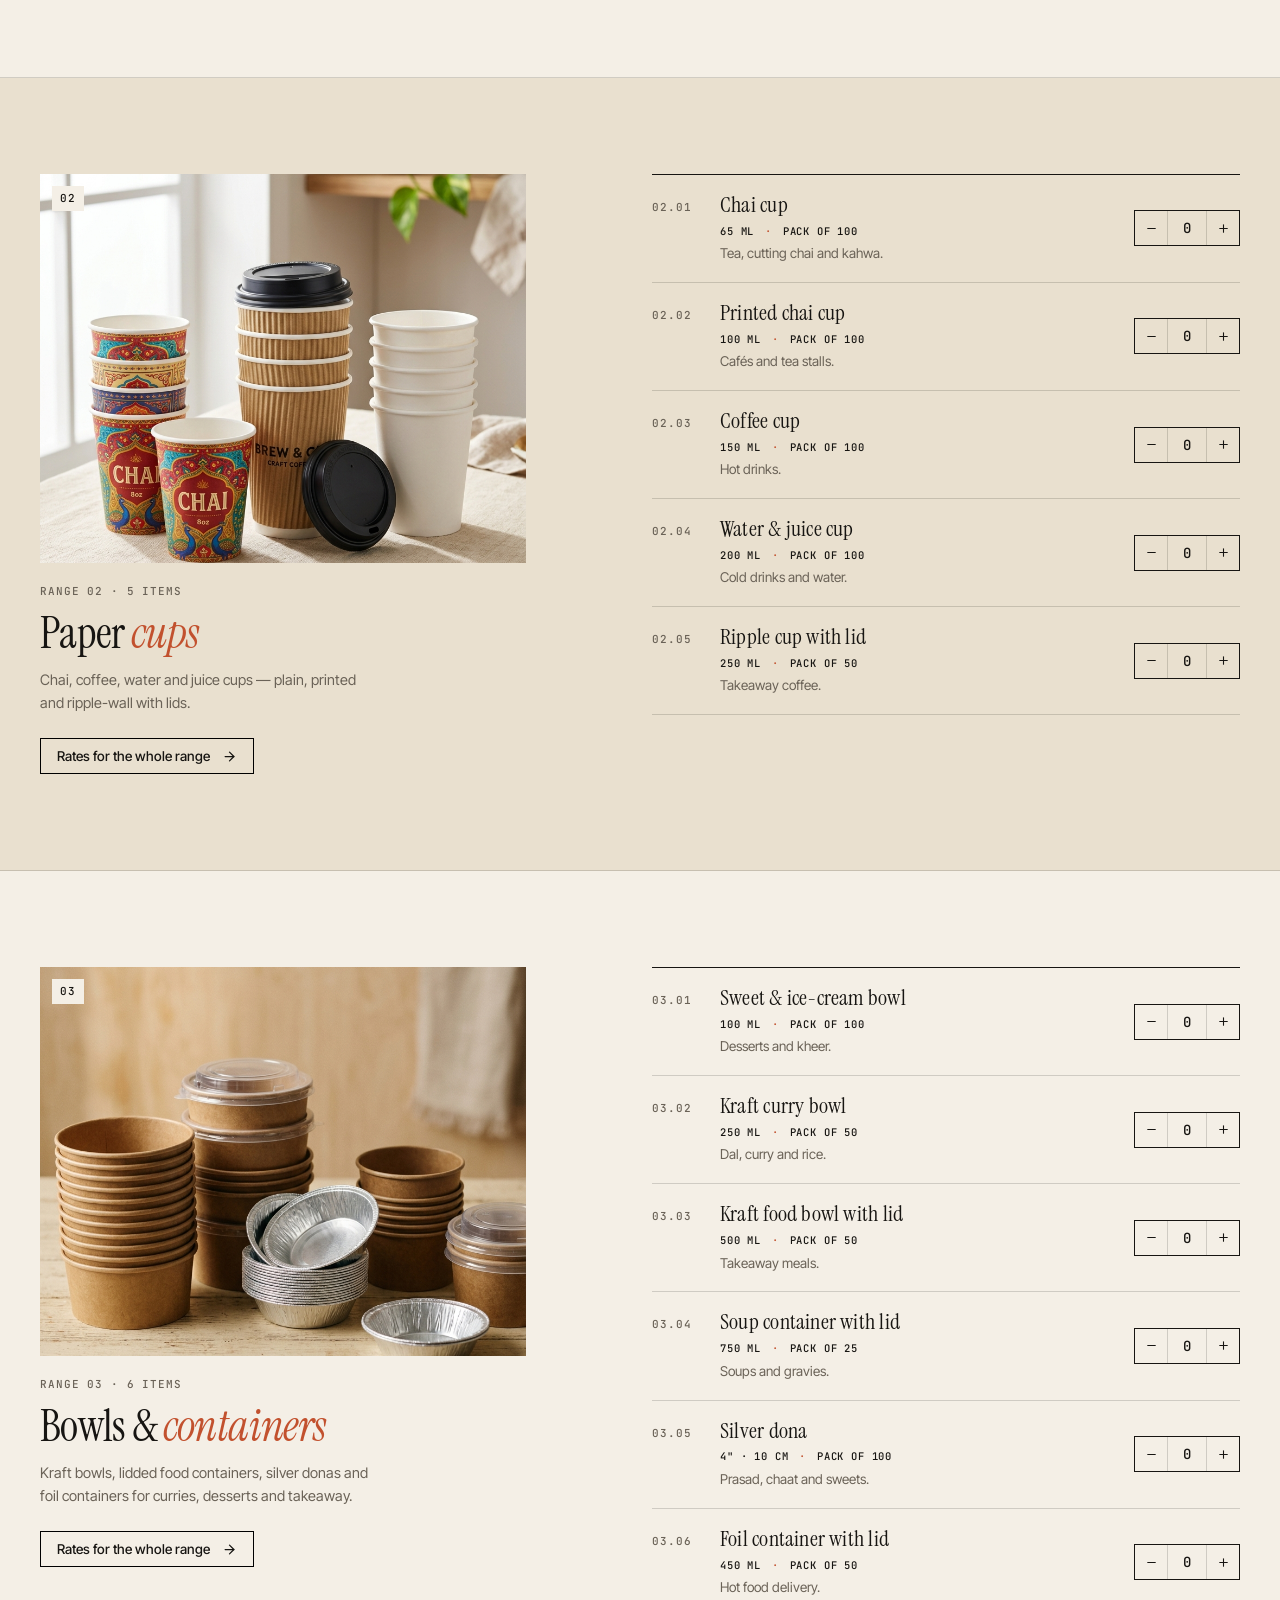
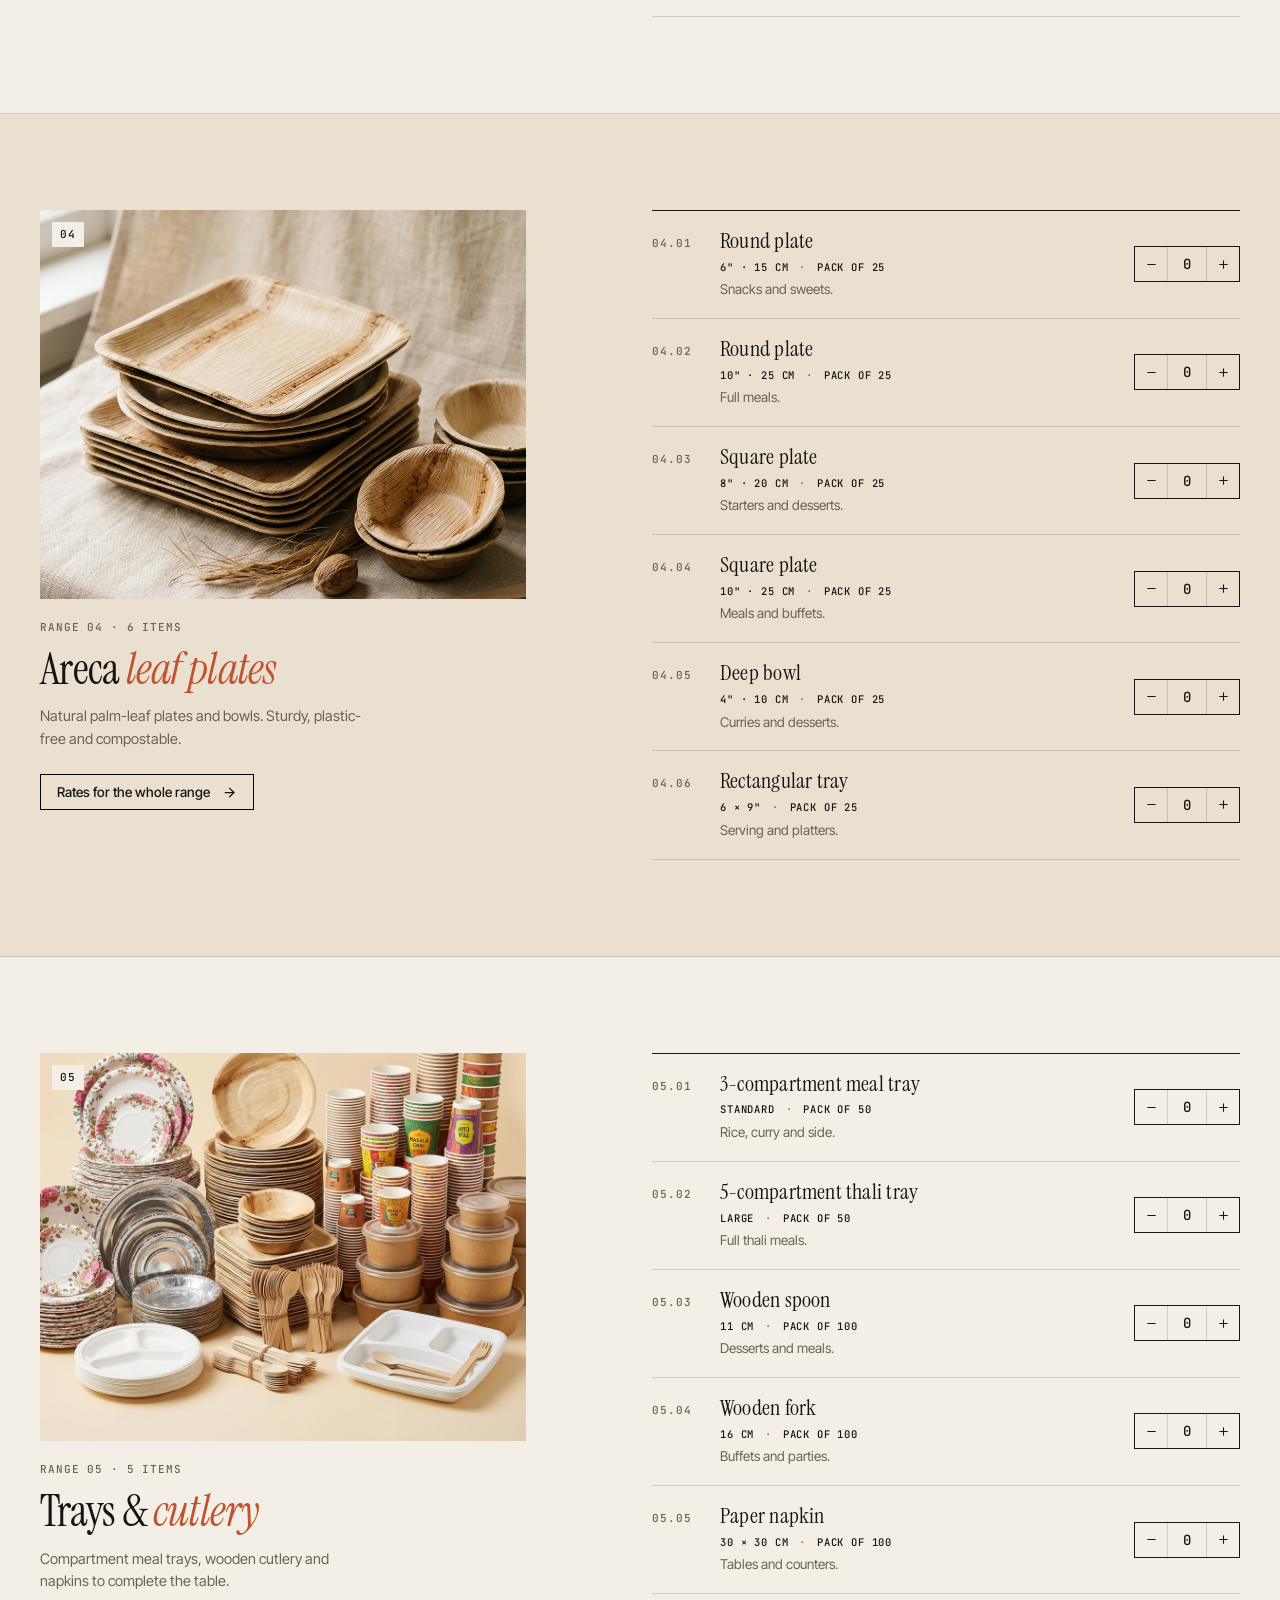
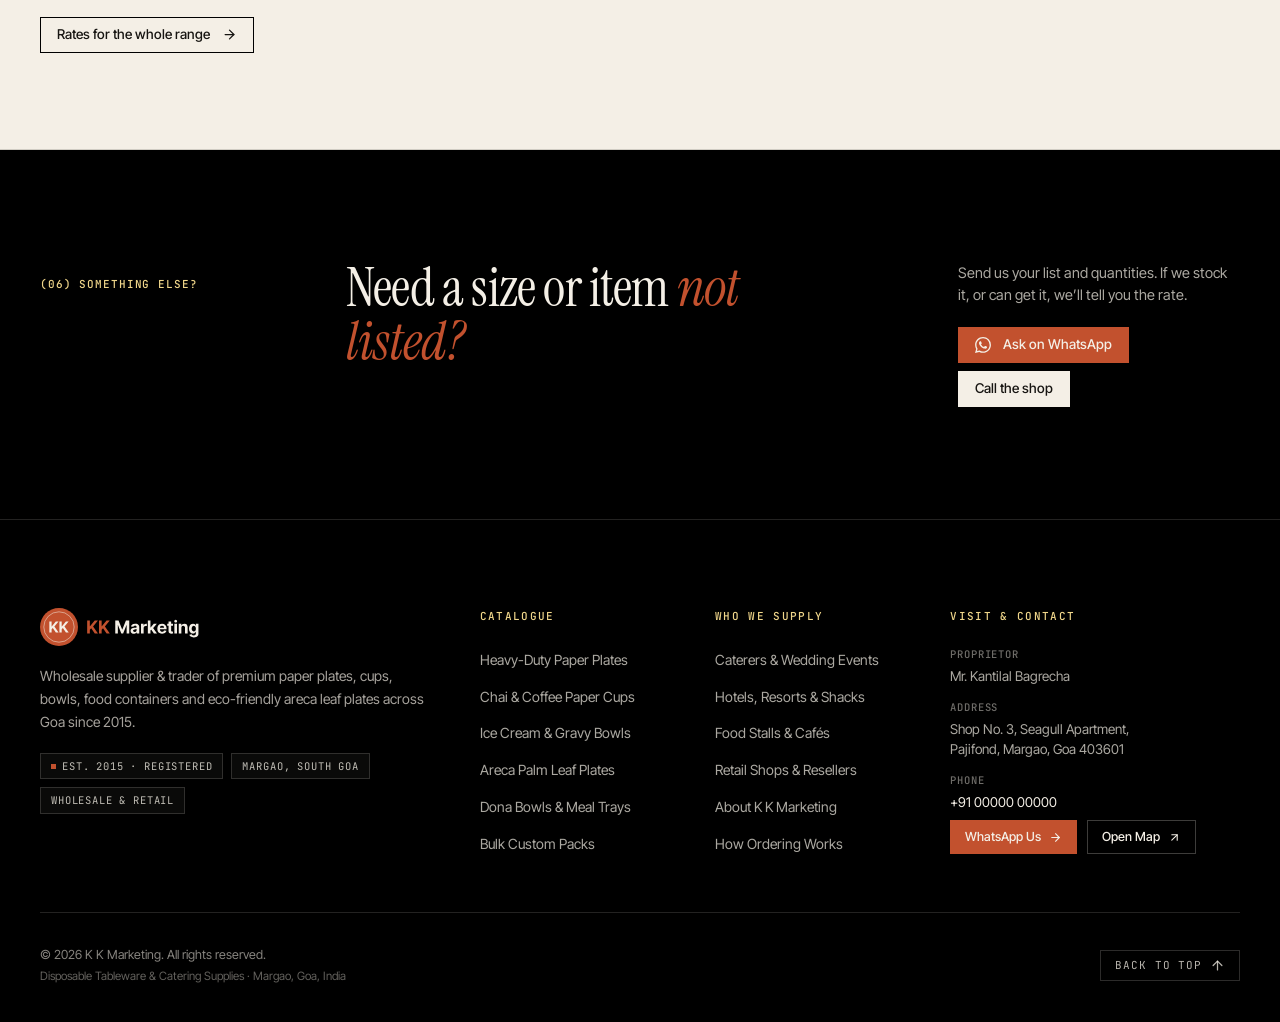
<file: products/index.html>
<!doctype html>
<html lang="en">
<head>
<meta charset="utf-8">
<meta name="viewport" content="width=device-width, initial-scale=1">
<title>Products — K K Marketing, Margao</title>
<meta name="description" content="Paper plates, paper cups, bowls, food containers, areca leaf plates, meal trays and wooden cutlery from K K Marketing, Margao, Goa. Choose your packs and order on WhatsApp.">
<link rel="icon" href="../assets/favicon.svg" type="image/svg+xml">
<link rel="preconnect" href="https://fonts.googleapis.com">
<link rel="preconnect" href="https://fonts.gstatic.com" crossorigin>
<link href="https://fonts.googleapis.com/css2?family=Instrument+Serif:ital@0;1&family=Inter+Tight:wght@400;500;600&family=JetBrains+Mono:wght@400;500&display=swap" rel="stylesheet">
<link rel="stylesheet" href="../assets/css/index.css">
</head>
<body id="top" class="page-products">

<!-- Icons: Lucide v0.460.0 (ISC) — arrow-right, arrow-up-right, arrow-up, minus, plus, shopping-cart, x, trash-2. WhatsApp: Simple Icons (CC0) -->
<svg width="0" height="0" style="position:absolute" aria-hidden="true">
  <symbol id="i-arrow-right" viewBox="0 0 24 24" fill="none" stroke="currentColor" stroke-width="2" stroke-linecap="round" stroke-linejoin="round"><path d="M5 12h14"/><path d="m12 5 7 7-7 7"/></symbol>
  <symbol id="i-arrow-up-right" viewBox="0 0 24 24" fill="none" stroke="currentColor" stroke-width="2" stroke-linecap="round" stroke-linejoin="round"><path d="M7 7h10v10"/><path d="M7 17 17 7"/></symbol>
  <symbol id="i-arrow-up" viewBox="0 0 24 24" fill="none" stroke="currentColor" stroke-width="2" stroke-linecap="round" stroke-linejoin="round"><path d="m5 12 7-7 7 7"/><path d="M12 19V5"/></symbol>
  <symbol id="i-shopping-cart" viewBox="0 0 24 24" fill="none" stroke="currentColor" stroke-width="2" stroke-linecap="round" stroke-linejoin="round"><circle cx="8" cy="21" r="1"/><circle cx="19" cy="21" r="1"/><path d="M2.05 2.05h2l2.66 12.42a2 2 0 0 0 2 1.58h9.78a2 2 0 0 0 1.95-1.57l1.65-7.43H5.12"/></symbol>
  <symbol id="i-x" viewBox="0 0 24 24" fill="none" stroke="currentColor" stroke-width="2" stroke-linecap="round" stroke-linejoin="round"><path d="M18 6 6 18"/><path d="m6 6 12 12"/></symbol>
  <symbol id="i-trash-2" viewBox="0 0 24 24" fill="none" stroke="currentColor" stroke-width="2" stroke-linecap="round" stroke-linejoin="round"><path d="M3 6h18"/><path d="M19 6v14c0 1-1 2-2 2H7c-1 0-2-1-2-2V6"/><path d="M8 6V4c0-1 1-2 2-2h4c1 0 2 1 2 2v2"/><line x1="10" x2="10" y1="11" y2="17"/><line x1="14" x2="14" y1="11" y2="17"/></symbol>
  <symbol id="i-whatsapp" viewBox="0 0 24 24" fill="currentColor"><path d="M17.472 14.382c-.297-.149-1.758-.867-2.03-.967-.273-.099-.471-.148-.67.15-.197.297-.767.966-.94 1.164-.173.199-.347.223-.644.075-.297-.15-1.255-.463-2.39-1.475-.883-.788-1.48-1.761-1.653-2.059-.173-.297-.018-.458.13-.606.134-.133.298-.347.446-.52.149-.174.198-.298.298-.497.099-.198.05-.371-.025-.52-.075-.149-.669-1.612-.916-2.207-.242-.579-.487-.5-.669-.51-.173-.008-.371-.01-.57-.01-.198 0-.52.074-.792.372-.272.297-1.04 1.016-1.04 2.479 0 1.462 1.065 2.875 1.213 3.074.149.198 2.096 3.2 5.077 4.487.709.306 1.262.489 1.694.625.712.227 1.36.195 1.871.118.571-.085 1.758-.719 2.006-1.413.248-.694.248-1.289.173-1.413-.074-.124-.272-.198-.57-.347m-5.421 7.403h-.004a9.87 9.87 0 01-5.031-1.378l-.361-.214-3.741.982.998-3.648-.235-.374a9.86 9.86 0 01-1.51-5.26c.001-5.45 4.436-9.884 9.888-9.884 2.64 0 5.122 1.03 6.988 2.898a9.825 9.825 0 012.893 6.994c-.003 5.45-4.437 9.884-9.885 9.884m8.413-18.297A11.815 11.815 0 0012.05 0C5.495 0 .16 5.335.157 11.892c0 2.096.547 4.142 1.588 5.945L.057 24l6.305-1.654a11.882 11.882 0 005.683 1.448h.005c6.554 0 11.89-5.335 11.893-11.893a11.821 11.821 0 00-3.48-8.413Z"/></symbol>
  <symbol id="i-minus" viewBox="0 0 24 24" fill="none" stroke="currentColor" stroke-width="2" stroke-linecap="round" stroke-linejoin="round"><path d="M5 12h14"/></symbol>
  <symbol id="i-plus" viewBox="0 0 24 24" fill="none" stroke="currentColor" stroke-width="2" stroke-linecap="round" stroke-linejoin="round"><path d="M5 12h14"/><path d="M12 5v14"/></symbol>
  <symbol id="brand-logo" viewBox="0 0 270.22 64">
    <circle class="accent" cx="32" cy="32" r="32" fill="#c2512e"/><circle cx="32" cy="32" r="25.6" fill="none" stroke="#f4efe6" stroke-width="1.44" opacity=".6"/><path fill="#f4efe6" transform="translate(14.5 41.31)" d="M1.225 0.0V-18.625H5.050000000000001V-10.3375H5.2875000000000005L12.1125 -18.625H16.7L9.7375 -10.275L16.7875 0.0H12.200000000000001L7.0125 -7.7125L5.050000000000001 -5.3375V0.0ZM18.218500000000002 0.0V-18.625H22.0435V-10.3375H22.281000000000002L29.106 -18.625H33.6935L26.731 -10.275L33.781000000000006 0.0H29.1935L24.006 -7.7125L22.0435 -5.3375V0.0Z"/><path class="accent" fill="#c2512e" d="M79.435546875 43.0V21.173828125H83.91796875V30.8857421875H84.1962890625L92.1943359375 21.173828125H97.5703125L89.4111328125 30.958984375L97.6728515625 43.0H92.296875L86.2177734375 33.9619140625L83.91796875 36.7451171875V43.0ZM99.3498046875 43.0V21.173828125H103.8322265625V30.8857421875H104.110546875L112.10859375 21.173828125H117.4845703125L109.325390625 30.958984375L117.587109375 43.0H112.2111328125L106.13203125 33.9619140625L103.8322265625 36.7451171875V43.0Z"/><path fill="currentColor" d="M126.7640625 21.173828125H132.301171875L138.394921875 36.056640625H138.6439453125L144.75234375 21.173828125H150.31875V43.0H145.92421875V28.6298828125H145.7484375L140.00625 42.8974609375H136.988671875L131.305078125 28.6005859375H131.1146484375V43.0H126.7640625ZM158.0748046875 43.322265625Q156.5220703125 43.322265625 155.28427734375 42.765625Q154.046484375 42.208984375 153.33603515625 41.125Q152.6255859375 40.041015625 152.6255859375 38.4296875Q152.6255859375 37.052734375 153.1236328125 36.13720703125Q153.6216796875 35.2216796875 154.49326171875 34.65771484375Q155.36484375 34.09375 156.47080078125 33.80078125Q157.5767578125 33.5078125 158.792578125 33.390625Q160.2134765625 33.244140625 161.08505859375 33.11962890625Q161.956640625 32.9951171875 162.35947265625 32.72412109375Q162.7623046875 32.453125 162.7623046875 31.92578125V31.8525390625Q162.7623046875 30.8125 162.1177734375 30.23388671875Q161.4732421875 29.6552734375 160.2720703125 29.6552734375Q159.0123046875 29.6552734375 158.265234375 30.2119140625Q157.5181640625 30.7685546875 157.269140625 31.57421875L153.196875 31.2080078125Q153.5337890625 29.7138671875 154.47861328125 28.63720703125Q155.4234375 27.560546875 156.89560546875 26.9892578125Q158.3677734375 26.41796875 160.28671875 26.41796875Q161.605078125 26.41796875 162.835546875 26.7255859375Q164.066015625 27.033203125 165.0474609375 27.69970703125Q166.02890625 28.3662109375 166.6001953125 29.42822265625Q167.171484375 30.490234375 167.171484375 31.9697265625V43.0H162.98203125V40.7294921875H162.86484375Q162.4693359375 41.4765625 161.81748046875 42.05517578125Q161.165625 42.6337890625 160.23544921875 42.97802734375Q159.3052734375 43.322265625 158.0748046875 43.322265625ZM159.3052734375 40.24609375Q160.3453125 40.24609375 161.12900390625 39.82861328125Q161.9126953125 39.4111328125 162.3521484375 38.7080078125Q162.7916015625 38.0048828125 162.7916015625 37.140625V35.3681640625Q162.5865234375 35.5146484375 162.2056640625 35.62451171875Q161.8248046875 35.734375 161.34873046875 35.82958984375Q160.87265625 35.9248046875 160.41123046875 35.99072265625Q159.9498046875 36.056640625 159.5689453125 36.115234375Q158.76328125 36.232421875 158.14072265625 36.49609375Q157.5181640625 36.759765625 157.18125 37.19189453125Q156.8443359375 37.6240234375 156.8443359375 38.2978515625Q156.8443359375 39.25 157.5328125 39.748046875Q158.2212890625 40.24609375 159.3052734375 40.24609375ZM170.16679687500002 43.0V26.623046875H174.42949218750002V29.4794921875H174.60527343750002Q175.04472656250002 27.9560546875 176.10673828125002 27.1796875Q177.16875000000002 26.4033203125 178.54570312500002 26.4033203125Q178.88261718750002 26.4033203125 179.27812500000002 26.43994140625Q179.67363281250002 26.4765625 179.96660156250002 26.5498046875V30.4755859375Q179.65898437500002 30.373046875 179.10234375000002 30.30712890625Q178.54570312500002 30.2412109375 178.06230468750002 30.2412109375Q177.06621093750002 30.2412109375 176.26787109375002 30.6806640625Q175.46953125000002 31.1201171875 175.01542968750002 31.88916015625Q174.56132812500002 32.658203125 174.56132812500002 33.6689453125V43.0ZM185.62792968750003 38.2099609375 185.64257812500003 32.921875H186.30175781250003L191.64843750000003 26.623046875H196.73144531250003L189.65625000000003 34.826171875H188.61621093750003ZM181.64355468750003 43.0V21.173828125H186.03808593750003V43.0ZM191.86816406250003 43.0 186.96093750000003 35.822265625 189.89062500000003 32.7021484375 197.03906250000003 43.0ZM205.71796875000004 43.322265625Q203.21308593750004 43.322265625 201.39667968750004 42.296875Q199.58027343750004 41.271484375 198.60615234375004 39.37451171875Q197.63203125000004 37.4775390625 197.63203125000004 34.8994140625Q197.63203125000004 32.365234375 198.59882812500004 30.4609375Q199.56562500000004 28.556640625 201.33808593750004 27.4873046875Q203.11054687500004 26.41796875 205.49824218750004 26.41796875Q207.09492187500004 26.41796875 208.49384765625004 26.9306640625Q209.89277343750004 27.443359375 210.94746093750004 28.46875Q212.00214843750004 29.494140625 212.58808593750004 31.05419921875Q213.17402343750004 32.6142578125 213.17402343750004 34.7236328125V35.9541015625H199.43378906250004V33.2001953125H211.03535156250004L208.98457031250004 33.9326171875Q208.98457031250004 32.658203125 208.59638671875004 31.71337890625Q208.20820312500004 30.7685546875 207.43916015625004 30.24853515625Q206.67011718750004 29.728515625 205.52753906250004 29.728515625Q204.38496093750004 29.728515625 203.59394531250004 30.255859375Q202.80292968750004 30.783203125 202.38544921875004 31.68408203125Q201.96796875000004 32.5849609375 201.96796875000004 33.7421875V35.6904296875Q201.96796875000004 37.0380859375 202.44404296875004 38.01220703125Q202.92011718750004 38.986328125 203.78437500000004 39.4990234375Q204.64863281250004 40.01171875 205.79121093750004 40.01171875Q206.55292968750004 40.01171875 207.18281250000004 39.7919921875Q207.81269531250004 39.572265625 208.26679687500004 39.14013671875Q208.72089843750004 38.7080078125 208.95527343750004 38.078125L213.02753906250004 38.3857421875Q212.70527343750004 39.8798828125 211.73847656250004 40.98583984375Q210.77167968750004 42.091796875 209.24824218750004 42.70703125Q207.72480468750004 43.322265625 205.71796875000004 43.322265625ZM224.02089843750005 26.623046875V29.962890625H214.26503906250005V26.623046875ZM216.50625000000005 22.7265625H220.90078125000005V37.990234375Q220.90078125000005 38.8251953125 221.28164062500005 39.2353515625Q221.66250000000005 39.6455078125 222.48281250000005 39.6455078125Q222.74648437500005 39.6455078125 223.06875000000005 39.59423828125Q223.39101562500005 39.54296875 223.62539062500005 39.484375L224.32851562500005 42.8095703125Q223.61074218750005 43.029296875 222.92958984375005 43.1318359375Q222.24843750000005 43.234375 221.57460937500005 43.234375Q219.15761718750005 43.234375 217.83193359375005 42.01123046875Q216.50625000000005 40.7880859375 216.50625000000005 38.5908203125ZM226.32773437500006 43.0V26.623046875H230.72226562500006V43.0ZM228.52500000000006 24.484375Q227.52890625000006 24.484375 226.81845703125006 23.8251953125Q226.10800781250006 23.166015625 226.10800781250006 22.228515625Q226.10800781250006 21.291015625 226.81845703125006 20.6318359375Q227.52890625000006 19.97265625 228.52500000000006 19.97265625Q229.52109375000006 19.97265625 230.22421875000006 20.6318359375Q230.92734375000006 21.291015625 230.92734375000006 22.228515625Q230.92734375000006 23.166015625 230.22421875000006 23.8251953125Q229.52109375000006 24.484375 228.52500000000006 24.484375ZM238.11210937500007 33.5224609375V43.0H233.71757812500007V26.623046875H238.03886718750007V29.5087890625H238.21464843750007Q238.77128906250007 28.087890625 239.97978515625007 27.2529296875Q241.18828125000007 26.41796875 243.01933593750007 26.41796875Q244.71855468750007 26.41796875 245.98564453125007 27.15771484375Q247.25273437500007 27.8974609375 247.95585937500007 29.28173828125Q248.65898437500007 30.666015625 248.65898437500007 32.5849609375V43.0H244.26445312500007V33.3466796875Q244.26445312500007 31.8232421875 243.47343750000007 30.95166015625Q242.68242187500007 30.080078125 241.29082031250007 30.080078125Q240.35332031250007 30.080078125 239.63554687500007 30.490234375Q238.91777343750007 30.900390625 238.51494140625007 31.662109375Q238.11210937500007 32.423828125 238.11210937500007 33.5224609375ZM258.9345703125001 49.474609375Q255.66796875000009 49.474609375 253.80761718750009 48.185546875Q251.94726562500009 46.896484375 251.52246093750009 44.9921875L255.56542968750009 44.376953125Q255.75585937500009 44.875 256.1806640625001 45.30712890625Q256.6054687500001 45.7392578125 257.3085937500001 46.01025390625Q258.0117187500001 46.28125 259.0371093750001 46.28125Q260.5458984375001 46.28125 261.5346679687501 45.548828125Q262.5234375000001 44.81640625 262.5234375000001 43.1171875V40.099609375H262.3183593750001Q262.0253906250001 40.744140625 261.4321289062501 41.359375Q260.8388671875001 41.974609375 259.9086914062501 42.3701171875Q258.9785156250001 42.765625 257.6455078125001 42.765625Q255.79980468750009 42.765625 254.29101562500009 41.9013671875Q252.78222656250009 41.037109375 251.88134765625009 39.2646484375Q250.98046875000009 37.4921875 250.98046875000009 34.7822265625Q250.98046875000009 32.013671875 251.88867187500009 30.1533203125Q252.79687500000009 28.29296875 254.31298828125009 27.35546875Q255.82910156250009 26.41796875 257.6601562500001 26.41796875Q259.0371093750001 26.41796875 259.9672851562501 26.88671875Q260.8974609375001 27.35546875 261.4760742187501 28.03662109375Q262.0546875000001 28.7177734375 262.3623046875001 29.376953125H262.5380859375001V26.623046875H266.8593750000001V43.1904296875Q266.8593750000001 45.2705078125 265.8413085937501 46.66943359375Q264.8232421875001 48.068359375 263.0361328125001 48.771484375Q261.2490234375001 49.474609375 258.9345703125001 49.474609375ZM259.0078125000001 39.42578125Q260.6923828125001 39.42578125 261.6152343750001 38.18798828125Q262.5380859375001 36.9501953125 262.5380859375001 34.767578125Q262.5380859375001 33.302734375 262.1279296875001 32.21875Q261.7177734375001 31.134765625 260.9340820312501 30.5341796875Q260.1503906250001 29.93359375 259.0078125000001 29.93359375Q257.8652343750001 29.93359375 257.0742187500001 30.55615234375Q256.2832031250001 31.1787109375 255.8803710937501 32.2626953125Q255.47753906250009 33.3466796875 255.47753906250009 34.767578125Q255.47753906250009 36.1884765625 255.8876953125001 37.23583984375Q256.2978515625001 38.283203125 257.0815429687501 38.8544921875Q257.8652343750001 39.42578125 259.0078125000001 39.42578125Z"/>
  </symbol>
</svg>
<div class="bar">
  <div class="wrap">
    <span class="label"><span class="dot"></span>Disposable plates, bowls &amp; cups — Margao, Goa</span>
    <span class="label hide-sm">Supplying since 2015 · Bulk orders welcome</span>
  </div>
</div>

<header>
  <nav class="wrap grid">
    <a href="../" class="logo" aria-label="K K Marketing — home"><svg class="logo-svg" role="img" aria-label="K K Marketing" viewBox="0 0 270.22 64"><use href="#brand-logo"/></svg></a>
    <div class="links">
      <a href="./" aria-current="page">Products</a>
      <a href="../about/">About</a>
      <a href="../#clients">Who we supply</a>
      <a href="../#process">How to order</a>
    </div>
    <div class="nav-cta">
      <a href="tel:+910000000000" class="btn line">Call</a>
      <a href="../#contact" class="btn">Get a rate <svg class="i arr" aria-hidden="true"><use href="#i-arrow-right"/></svg></a>
    </div>
  </nav>
</header>

<main>
  <!-- Page head -->
  <div class="p-head wrap grid">
    <div class="p-head-text">
      <div>
        <nav class="crumbs label rv" aria-label="Breadcrumb"><a href="../">Home</a><span>/</span><span aria-current="page">Products</span></nav>
        <h1 class="rv">The <em>catalogue</em>.</h1>
        <p class="lead muted rv">Everything we stock, range by range. Add the packs you need to your cart, then send it on WhatsApp. We reply with rates and stock.</p>
      </div>
      <ol class="p-steps rv">
        <li><span class="n">01</span><b>Add packs</b><span>Use + on any item to add it.</span></li>
        <li><span class="n">02</span><b>Open your cart</b><span>Send the list on WhatsApp.</span></li>
        <li><span class="n">03</span><b>Get rates</b><span>Then collect or ask about delivery.</span></li>
      </ol>
    </div>
    <figure class="p-head-img rv">
      <img src="../assets/leaf-plates.jpg" alt="Inside the K K Marketing shop: shelves of plates, cups and boxed stock" fetchpriority="high">
      <figcaption class="tag label">The shop — Pajifond, Margao</figcaption>
    </figure>
  </div>

  <!-- Range navigation -->
  <nav class="cat-nav" aria-label="Product ranges">
    <div class="wrap">
      <a href="#paper-plates"><span class="label">01</span>Paper plates</a>
      <a href="#paper-cups"><span class="label">02</span>Paper cups</a>
      <a href="#bowls"><span class="label">03</span>Bowls &amp; containers</a>
      <a href="#areca"><span class="label">04</span>Areca leaf plates</a>
      <a href="#trays-cutlery"><span class="label">05</span>Trays &amp; cutlery</a>
    </div>
  </nav>

  <!-- Range 01: Paper plates -->
  <section class="range" id="paper-plates">
    <div class="wrap grid">
      <aside class="range-aside rv">
        <figure class="range-img"><img src="../assets/paper-plate.jpg" alt="Stacks of printed, plain and silver-laminated paper plates" loading="lazy" style="object-position:center 60%"><span class="no label">01</span></figure>
        <div class="range-info">
          <p class="label muted">Range 01 · 6 items</p>
          <h2>Paper <em>plates</em></h2>
          <p>Printed, plain and silver-laminated plates — paper plates in every size from snacks to buffets.</p>
          <a class="btn line" href="https://wa.me/910000000000?text=Hi%20K%20K%20Marketing%2C%20please%20send%20me%20rates%20for%20your%20Paper%20plates%20range." target="_blank" rel="noopener">Rates for the whole range <svg class="i arr" aria-hidden="true"><use href="#i-arrow-right"/></svg></a>
        </div>
      </aside>
      <ol class="range-list rv">
        <li class="item" data-item="Snack plate (6&quot; · 15 cm)" data-pack="Pack of 100">
          <span class="item-no label">01.01</span>
          <div class="item-body">
            <h3>Snack plate</h3>
            <p class="item-spec label">6" · 15 cm <span>·</span> Pack of 100</p>
            <p class="item-use">Chaat, sweets and cake.</p>
          </div>
          <div class="item-act">
            <div class="qty" role="group" aria-label="Packs of Snack plate (6&quot; · 15 cm)">
              <button type="button" class="q-dec" aria-label="One pack less"><svg class="i" aria-hidden="true"><use href="#i-minus"/></svg></button>
              <input type="number" min="0" max="999" value="0" inputmode="numeric" aria-label="Number of packs">
              <button type="button" class="q-inc" aria-label="One pack more"><svg class="i" aria-hidden="true"><use href="#i-plus"/></svg></button>
            </div>
          </div>
        </li>
        <li class="item" data-item="Quarter plate (7&quot; · 18 cm)" data-pack="Pack of 100">
          <span class="item-no label">01.02</span>
          <div class="item-body">
            <h3>Quarter plate</h3>
            <p class="item-spec label">7" · 18 cm <span>·</span> Pack of 100</p>
            <p class="item-use">Starters and breakfast.</p>
          </div>
          <div class="item-act">
            <div class="qty" role="group" aria-label="Packs of Quarter plate (7&quot; · 18 cm)">
              <button type="button" class="q-dec" aria-label="One pack less"><svg class="i" aria-hidden="true"><use href="#i-minus"/></svg></button>
              <input type="number" min="0" max="999" value="0" inputmode="numeric" aria-label="Number of packs">
              <button type="button" class="q-inc" aria-label="One pack more"><svg class="i" aria-hidden="true"><use href="#i-plus"/></svg></button>
            </div>
          </div>
        </li>
        <li class="item" data-item="Dinner plate (10&quot; · 25 cm)" data-pack="Pack of 50">
          <span class="item-no label">01.03</span>
          <div class="item-body">
            <h3>Dinner plate</h3>
            <p class="item-spec label">10" · 25 cm <span>·</span> Pack of 50</p>
            <p class="item-use">Full meals and thalis.</p>
          </div>
          <div class="item-act">
            <div class="qty" role="group" aria-label="Packs of Dinner plate (10&quot; · 25 cm)">
              <button type="button" class="q-dec" aria-label="One pack less"><svg class="i" aria-hidden="true"><use href="#i-minus"/></svg></button>
              <input type="number" min="0" max="999" value="0" inputmode="numeric" aria-label="Number of packs">
              <button type="button" class="q-inc" aria-label="One pack more"><svg class="i" aria-hidden="true"><use href="#i-plus"/></svg></button>
            </div>
          </div>
        </li>
        <li class="item" data-item="Buffet plate, heavy-duty (12&quot; · 30 cm)" data-pack="Pack of 50">
          <span class="item-no label">01.04</span>
          <div class="item-body">
            <h3>Buffet plate, heavy-duty</h3>
            <p class="item-spec label">12" · 30 cm <span>·</span> Pack of 50</p>
            <p class="item-use">Weddings and buffets.</p>
          </div>
          <div class="item-act">
            <div class="qty" role="group" aria-label="Packs of Buffet plate, heavy-duty (12&quot; · 30 cm)">
              <button type="button" class="q-dec" aria-label="One pack less"><svg class="i" aria-hidden="true"><use href="#i-minus"/></svg></button>
              <input type="number" min="0" max="999" value="0" inputmode="numeric" aria-label="Number of packs">
              <button type="button" class="q-inc" aria-label="One pack more"><svg class="i" aria-hidden="true"><use href="#i-plus"/></svg></button>
            </div>
          </div>
        </li>
        <li class="item" data-item="Printed party plate (9&quot; · 23 cm)" data-pack="Pack of 25">
          <span class="item-no label">01.05</span>
          <div class="item-body">
            <h3>Printed party plate</h3>
            <p class="item-spec label">9" · 23 cm <span>·</span> Pack of 25</p>
            <p class="item-use">Birthdays and functions.</p>
          </div>
          <div class="item-act">
            <div class="qty" role="group" aria-label="Packs of Printed party plate (9&quot; · 23 cm)">
              <button type="button" class="q-dec" aria-label="One pack less"><svg class="i" aria-hidden="true"><use href="#i-minus"/></svg></button>
              <input type="number" min="0" max="999" value="0" inputmode="numeric" aria-label="Number of packs">
              <button type="button" class="q-inc" aria-label="One pack more"><svg class="i" aria-hidden="true"><use href="#i-plus"/></svg></button>
            </div>
          </div>
        </li>
        <li class="item" data-item="Silver-laminated plate (10&quot; · 25 cm)" data-pack="Pack of 50">
          <span class="item-no label">01.06</span>
          <div class="item-body">
            <h3>Silver-laminated plate</h3>
            <p class="item-spec label">10" · 25 cm <span>·</span> Pack of 50</p>
            <p class="item-use">Holds gravy without soaking.</p>
          </div>
          <div class="item-act">
            <div class="qty" role="group" aria-label="Packs of Silver-laminated plate (10&quot; · 25 cm)">
              <button type="button" class="q-dec" aria-label="One pack less"><svg class="i" aria-hidden="true"><use href="#i-minus"/></svg></button>
              <input type="number" min="0" max="999" value="0" inputmode="numeric" aria-label="Number of packs">
              <button type="button" class="q-inc" aria-label="One pack more"><svg class="i" aria-hidden="true"><use href="#i-plus"/></svg></button>
            </div>
          </div>
        </li>
      </ol>
    </div>
  </section>

  <!-- Range 02: Paper cups -->
  <section class="range" id="paper-cups">
    <div class="wrap grid">
      <aside class="range-aside rv">
        <figure class="range-img"><img src="../assets/paper-cups.jpg" alt="Printed chai cups, ripple coffee cups with lids and plain white cups" loading="lazy" style="object-position:center 55%"><span class="no label">02</span></figure>
        <div class="range-info">
          <p class="label muted">Range 02 · 5 items</p>
          <h2>Paper <em>cups</em></h2>
          <p>Chai, coffee, water and juice cups — plain, printed and ripple-wall with lids.</p>
          <a class="btn line" href="https://wa.me/910000000000?text=Hi%20K%20K%20Marketing%2C%20please%20send%20me%20rates%20for%20your%20Paper%20cups%20range." target="_blank" rel="noopener">Rates for the whole range <svg class="i arr" aria-hidden="true"><use href="#i-arrow-right"/></svg></a>
        </div>
      </aside>
      <ol class="range-list rv">
        <li class="item" data-item="Chai cup (65 ml)" data-pack="Pack of 100">
          <span class="item-no label">02.01</span>
          <div class="item-body">
            <h3>Chai cup</h3>
            <p class="item-spec label">65 ml <span>·</span> Pack of 100</p>
            <p class="item-use">Tea, cutting chai and kahwa.</p>
          </div>
          <div class="item-act">
            <div class="qty" role="group" aria-label="Packs of Chai cup (65 ml)">
              <button type="button" class="q-dec" aria-label="One pack less"><svg class="i" aria-hidden="true"><use href="#i-minus"/></svg></button>
              <input type="number" min="0" max="999" value="0" inputmode="numeric" aria-label="Number of packs">
              <button type="button" class="q-inc" aria-label="One pack more"><svg class="i" aria-hidden="true"><use href="#i-plus"/></svg></button>
            </div>
          </div>
        </li>
        <li class="item" data-item="Printed chai cup (100 ml)" data-pack="Pack of 100">
          <span class="item-no label">02.02</span>
          <div class="item-body">
            <h3>Printed chai cup</h3>
            <p class="item-spec label">100 ml <span>·</span> Pack of 100</p>
            <p class="item-use">Cafés and tea stalls.</p>
          </div>
          <div class="item-act">
            <div class="qty" role="group" aria-label="Packs of Printed chai cup (100 ml)">
              <button type="button" class="q-dec" aria-label="One pack less"><svg class="i" aria-hidden="true"><use href="#i-minus"/></svg></button>
              <input type="number" min="0" max="999" value="0" inputmode="numeric" aria-label="Number of packs">
              <button type="button" class="q-inc" aria-label="One pack more"><svg class="i" aria-hidden="true"><use href="#i-plus"/></svg></button>
            </div>
          </div>
        </li>
        <li class="item" data-item="Coffee cup (150 ml)" data-pack="Pack of 100">
          <span class="item-no label">02.03</span>
          <div class="item-body">
            <h3>Coffee cup</h3>
            <p class="item-spec label">150 ml <span>·</span> Pack of 100</p>
            <p class="item-use">Hot drinks.</p>
          </div>
          <div class="item-act">
            <div class="qty" role="group" aria-label="Packs of Coffee cup (150 ml)">
              <button type="button" class="q-dec" aria-label="One pack less"><svg class="i" aria-hidden="true"><use href="#i-minus"/></svg></button>
              <input type="number" min="0" max="999" value="0" inputmode="numeric" aria-label="Number of packs">
              <button type="button" class="q-inc" aria-label="One pack more"><svg class="i" aria-hidden="true"><use href="#i-plus"/></svg></button>
            </div>
          </div>
        </li>
        <li class="item" data-item="Water &amp; juice cup (200 ml)" data-pack="Pack of 100">
          <span class="item-no label">02.04</span>
          <div class="item-body">
            <h3>Water & juice cup</h3>
            <p class="item-spec label">200 ml <span>·</span> Pack of 100</p>
            <p class="item-use">Cold drinks and water.</p>
          </div>
          <div class="item-act">
            <div class="qty" role="group" aria-label="Packs of Water &amp; juice cup (200 ml)">
              <button type="button" class="q-dec" aria-label="One pack less"><svg class="i" aria-hidden="true"><use href="#i-minus"/></svg></button>
              <input type="number" min="0" max="999" value="0" inputmode="numeric" aria-label="Number of packs">
              <button type="button" class="q-inc" aria-label="One pack more"><svg class="i" aria-hidden="true"><use href="#i-plus"/></svg></button>
            </div>
          </div>
        </li>
        <li class="item" data-item="Ripple cup with lid (250 ml)" data-pack="Pack of 50">
          <span class="item-no label">02.05</span>
          <div class="item-body">
            <h3>Ripple cup with lid</h3>
            <p class="item-spec label">250 ml <span>·</span> Pack of 50</p>
            <p class="item-use">Takeaway coffee.</p>
          </div>
          <div class="item-act">
            <div class="qty" role="group" aria-label="Packs of Ripple cup with lid (250 ml)">
              <button type="button" class="q-dec" aria-label="One pack less"><svg class="i" aria-hidden="true"><use href="#i-minus"/></svg></button>
              <input type="number" min="0" max="999" value="0" inputmode="numeric" aria-label="Number of packs">
              <button type="button" class="q-inc" aria-label="One pack more"><svg class="i" aria-hidden="true"><use href="#i-plus"/></svg></button>
            </div>
          </div>
        </li>
      </ol>
    </div>
  </section>

  <!-- Range 03: Bowls & containers -->
  <section class="range" id="bowls">
    <div class="wrap grid">
      <aside class="range-aside rv">
        <figure class="range-img"><img src="../assets/paper-bowl.jpg" alt="Kraft paper bowls with lids, silver dona bowls and foil containers" loading="lazy" style="object-position:center 55%"><span class="no label">03</span></figure>
        <div class="range-info">
          <p class="label muted">Range 03 · 6 items</p>
          <h2>Bowls &amp; <em>containers</em></h2>
          <p>Kraft bowls, lidded food containers, silver donas and foil containers for curries, desserts and takeaway.</p>
          <a class="btn line" href="https://wa.me/910000000000?text=Hi%20K%20K%20Marketing%2C%20please%20send%20me%20rates%20for%20your%20Bowls%20%26%20containers%20range." target="_blank" rel="noopener">Rates for the whole range <svg class="i arr" aria-hidden="true"><use href="#i-arrow-right"/></svg></a>
        </div>
      </aside>
      <ol class="range-list rv">
        <li class="item" data-item="Sweet &amp; ice-cream bowl (100 ml)" data-pack="Pack of 100">
          <span class="item-no label">03.01</span>
          <div class="item-body">
            <h3>Sweet & ice-cream bowl</h3>
            <p class="item-spec label">100 ml <span>·</span> Pack of 100</p>
            <p class="item-use">Desserts and kheer.</p>
          </div>
          <div class="item-act">
            <div class="qty" role="group" aria-label="Packs of Sweet &amp; ice-cream bowl (100 ml)">
              <button type="button" class="q-dec" aria-label="One pack less"><svg class="i" aria-hidden="true"><use href="#i-minus"/></svg></button>
              <input type="number" min="0" max="999" value="0" inputmode="numeric" aria-label="Number of packs">
              <button type="button" class="q-inc" aria-label="One pack more"><svg class="i" aria-hidden="true"><use href="#i-plus"/></svg></button>
            </div>
          </div>
        </li>
        <li class="item" data-item="Kraft curry bowl (250 ml)" data-pack="Pack of 50">
          <span class="item-no label">03.02</span>
          <div class="item-body">
            <h3>Kraft curry bowl</h3>
            <p class="item-spec label">250 ml <span>·</span> Pack of 50</p>
            <p class="item-use">Dal, curry and rice.</p>
          </div>
          <div class="item-act">
            <div class="qty" role="group" aria-label="Packs of Kraft curry bowl (250 ml)">
              <button type="button" class="q-dec" aria-label="One pack less"><svg class="i" aria-hidden="true"><use href="#i-minus"/></svg></button>
              <input type="number" min="0" max="999" value="0" inputmode="numeric" aria-label="Number of packs">
              <button type="button" class="q-inc" aria-label="One pack more"><svg class="i" aria-hidden="true"><use href="#i-plus"/></svg></button>
            </div>
          </div>
        </li>
        <li class="item" data-item="Kraft food bowl with lid (500 ml)" data-pack="Pack of 50">
          <span class="item-no label">03.03</span>
          <div class="item-body">
            <h3>Kraft food bowl with lid</h3>
            <p class="item-spec label">500 ml <span>·</span> Pack of 50</p>
            <p class="item-use">Takeaway meals.</p>
          </div>
          <div class="item-act">
            <div class="qty" role="group" aria-label="Packs of Kraft food bowl with lid (500 ml)">
              <button type="button" class="q-dec" aria-label="One pack less"><svg class="i" aria-hidden="true"><use href="#i-minus"/></svg></button>
              <input type="number" min="0" max="999" value="0" inputmode="numeric" aria-label="Number of packs">
              <button type="button" class="q-inc" aria-label="One pack more"><svg class="i" aria-hidden="true"><use href="#i-plus"/></svg></button>
            </div>
          </div>
        </li>
        <li class="item" data-item="Soup container with lid (750 ml)" data-pack="Pack of 25">
          <span class="item-no label">03.04</span>
          <div class="item-body">
            <h3>Soup container with lid</h3>
            <p class="item-spec label">750 ml <span>·</span> Pack of 25</p>
            <p class="item-use">Soups and gravies.</p>
          </div>
          <div class="item-act">
            <div class="qty" role="group" aria-label="Packs of Soup container with lid (750 ml)">
              <button type="button" class="q-dec" aria-label="One pack less"><svg class="i" aria-hidden="true"><use href="#i-minus"/></svg></button>
              <input type="number" min="0" max="999" value="0" inputmode="numeric" aria-label="Number of packs">
              <button type="button" class="q-inc" aria-label="One pack more"><svg class="i" aria-hidden="true"><use href="#i-plus"/></svg></button>
            </div>
          </div>
        </li>
        <li class="item" data-item="Silver dona (4&quot; · 10 cm)" data-pack="Pack of 100">
          <span class="item-no label">03.05</span>
          <div class="item-body">
            <h3>Silver dona</h3>
            <p class="item-spec label">4" · 10 cm <span>·</span> Pack of 100</p>
            <p class="item-use">Prasad, chaat and sweets.</p>
          </div>
          <div class="item-act">
            <div class="qty" role="group" aria-label="Packs of Silver dona (4&quot; · 10 cm)">
              <button type="button" class="q-dec" aria-label="One pack less"><svg class="i" aria-hidden="true"><use href="#i-minus"/></svg></button>
              <input type="number" min="0" max="999" value="0" inputmode="numeric" aria-label="Number of packs">
              <button type="button" class="q-inc" aria-label="One pack more"><svg class="i" aria-hidden="true"><use href="#i-plus"/></svg></button>
            </div>
          </div>
        </li>
        <li class="item" data-item="Foil container with lid (450 ml)" data-pack="Pack of 50">
          <span class="item-no label">03.06</span>
          <div class="item-body">
            <h3>Foil container with lid</h3>
            <p class="item-spec label">450 ml <span>·</span> Pack of 50</p>
            <p class="item-use">Hot food delivery.</p>
          </div>
          <div class="item-act">
            <div class="qty" role="group" aria-label="Packs of Foil container with lid (450 ml)">
              <button type="button" class="q-dec" aria-label="One pack less"><svg class="i" aria-hidden="true"><use href="#i-minus"/></svg></button>
              <input type="number" min="0" max="999" value="0" inputmode="numeric" aria-label="Number of packs">
              <button type="button" class="q-inc" aria-label="One pack more"><svg class="i" aria-hidden="true"><use href="#i-plus"/></svg></button>
            </div>
          </div>
        </li>
      </ol>
    </div>
  </section>

  <!-- Range 04: Areca leaf plates -->
  <section class="range" id="areca">
    <div class="wrap grid">
      <aside class="range-aside rv">
        <figure class="range-img"><img src="../assets/areca-plates.jpg" alt="Square and round areca palm leaf plates and bowls" loading="lazy" style="object-position:center 60%"><span class="no label">04</span></figure>
        <div class="range-info">
          <p class="label muted">Range 04 · 6 items</p>
          <h2>Areca <em>leaf plates</em></h2>
          <p>Natural palm-leaf plates and bowls. Sturdy, plastic-free and compostable.</p>
          <a class="btn line" href="https://wa.me/910000000000?text=Hi%20K%20K%20Marketing%2C%20please%20send%20me%20rates%20for%20your%20Areca%20leaf%20plates%20range." target="_blank" rel="noopener">Rates for the whole range <svg class="i arr" aria-hidden="true"><use href="#i-arrow-right"/></svg></a>
        </div>
      </aside>
      <ol class="range-list rv">
        <li class="item" data-item="Round plate (6&quot; · 15 cm)" data-pack="Pack of 25">
          <span class="item-no label">04.01</span>
          <div class="item-body">
            <h3>Round plate</h3>
            <p class="item-spec label">6" · 15 cm <span>·</span> Pack of 25</p>
            <p class="item-use">Snacks and sweets.</p>
          </div>
          <div class="item-act">
            <div class="qty" role="group" aria-label="Packs of Round plate (6&quot; · 15 cm)">
              <button type="button" class="q-dec" aria-label="One pack less"><svg class="i" aria-hidden="true"><use href="#i-minus"/></svg></button>
              <input type="number" min="0" max="999" value="0" inputmode="numeric" aria-label="Number of packs">
              <button type="button" class="q-inc" aria-label="One pack more"><svg class="i" aria-hidden="true"><use href="#i-plus"/></svg></button>
            </div>
          </div>
        </li>
        <li class="item" data-item="Round plate (10&quot; · 25 cm)" data-pack="Pack of 25">
          <span class="item-no label">04.02</span>
          <div class="item-body">
            <h3>Round plate</h3>
            <p class="item-spec label">10" · 25 cm <span>·</span> Pack of 25</p>
            <p class="item-use">Full meals.</p>
          </div>
          <div class="item-act">
            <div class="qty" role="group" aria-label="Packs of Round plate (10&quot; · 25 cm)">
              <button type="button" class="q-dec" aria-label="One pack less"><svg class="i" aria-hidden="true"><use href="#i-minus"/></svg></button>
              <input type="number" min="0" max="999" value="0" inputmode="numeric" aria-label="Number of packs">
              <button type="button" class="q-inc" aria-label="One pack more"><svg class="i" aria-hidden="true"><use href="#i-plus"/></svg></button>
            </div>
          </div>
        </li>
        <li class="item" data-item="Square plate (8&quot; · 20 cm)" data-pack="Pack of 25">
          <span class="item-no label">04.03</span>
          <div class="item-body">
            <h3>Square plate</h3>
            <p class="item-spec label">8" · 20 cm <span>·</span> Pack of 25</p>
            <p class="item-use">Starters and desserts.</p>
          </div>
          <div class="item-act">
            <div class="qty" role="group" aria-label="Packs of Square plate (8&quot; · 20 cm)">
              <button type="button" class="q-dec" aria-label="One pack less"><svg class="i" aria-hidden="true"><use href="#i-minus"/></svg></button>
              <input type="number" min="0" max="999" value="0" inputmode="numeric" aria-label="Number of packs">
              <button type="button" class="q-inc" aria-label="One pack more"><svg class="i" aria-hidden="true"><use href="#i-plus"/></svg></button>
            </div>
          </div>
        </li>
        <li class="item" data-item="Square plate (10&quot; · 25 cm)" data-pack="Pack of 25">
          <span class="item-no label">04.04</span>
          <div class="item-body">
            <h3>Square plate</h3>
            <p class="item-spec label">10" · 25 cm <span>·</span> Pack of 25</p>
            <p class="item-use">Meals and buffets.</p>
          </div>
          <div class="item-act">
            <div class="qty" role="group" aria-label="Packs of Square plate (10&quot; · 25 cm)">
              <button type="button" class="q-dec" aria-label="One pack less"><svg class="i" aria-hidden="true"><use href="#i-minus"/></svg></button>
              <input type="number" min="0" max="999" value="0" inputmode="numeric" aria-label="Number of packs">
              <button type="button" class="q-inc" aria-label="One pack more"><svg class="i" aria-hidden="true"><use href="#i-plus"/></svg></button>
            </div>
          </div>
        </li>
        <li class="item" data-item="Deep bowl (4&quot; · 10 cm)" data-pack="Pack of 25">
          <span class="item-no label">04.05</span>
          <div class="item-body">
            <h3>Deep bowl</h3>
            <p class="item-spec label">4" · 10 cm <span>·</span> Pack of 25</p>
            <p class="item-use">Curries and desserts.</p>
          </div>
          <div class="item-act">
            <div class="qty" role="group" aria-label="Packs of Deep bowl (4&quot; · 10 cm)">
              <button type="button" class="q-dec" aria-label="One pack less"><svg class="i" aria-hidden="true"><use href="#i-minus"/></svg></button>
              <input type="number" min="0" max="999" value="0" inputmode="numeric" aria-label="Number of packs">
              <button type="button" class="q-inc" aria-label="One pack more"><svg class="i" aria-hidden="true"><use href="#i-plus"/></svg></button>
            </div>
          </div>
        </li>
        <li class="item" data-item="Rectangular tray (6 × 9&quot;)" data-pack="Pack of 25">
          <span class="item-no label">04.06</span>
          <div class="item-body">
            <h3>Rectangular tray</h3>
            <p class="item-spec label">6 × 9" <span>·</span> Pack of 25</p>
            <p class="item-use">Serving and platters.</p>
          </div>
          <div class="item-act">
            <div class="qty" role="group" aria-label="Packs of Rectangular tray (6 × 9&quot;)">
              <button type="button" class="q-dec" aria-label="One pack less"><svg class="i" aria-hidden="true"><use href="#i-minus"/></svg></button>
              <input type="number" min="0" max="999" value="0" inputmode="numeric" aria-label="Number of packs">
              <button type="button" class="q-inc" aria-label="One pack more"><svg class="i" aria-hidden="true"><use href="#i-plus"/></svg></button>
            </div>
          </div>
        </li>
      </ol>
    </div>
  </section>

  <!-- Range 05: Trays & cutlery -->
  <section class="range" id="trays-cutlery">
    <div class="wrap grid">
      <aside class="range-aside rv">
        <figure class="range-img"><img src="../assets/hero-range.jpg" alt="Compartment meal trays and wooden spoons and forks" loading="lazy" style="object-position:right bottom"><span class="no label">05</span></figure>
        <div class="range-info">
          <p class="label muted">Range 05 · 5 items</p>
          <h2>Trays &amp; <em>cutlery</em></h2>
          <p>Compartment meal trays, wooden cutlery and napkins to complete the table.</p>
          <a class="btn line" href="https://wa.me/910000000000?text=Hi%20K%20K%20Marketing%2C%20please%20send%20me%20rates%20for%20your%20Trays%20%26%20cutlery%20range." target="_blank" rel="noopener">Rates for the whole range <svg class="i arr" aria-hidden="true"><use href="#i-arrow-right"/></svg></a>
        </div>
      </aside>
      <ol class="range-list rv">
        <li class="item" data-item="3-compartment meal tray (Standard)" data-pack="Pack of 50">
          <span class="item-no label">05.01</span>
          <div class="item-body">
            <h3>3-compartment meal tray</h3>
            <p class="item-spec label">Standard <span>·</span> Pack of 50</p>
            <p class="item-use">Rice, curry and side.</p>
          </div>
          <div class="item-act">
            <div class="qty" role="group" aria-label="Packs of 3-compartment meal tray (Standard)">
              <button type="button" class="q-dec" aria-label="One pack less"><svg class="i" aria-hidden="true"><use href="#i-minus"/></svg></button>
              <input type="number" min="0" max="999" value="0" inputmode="numeric" aria-label="Number of packs">
              <button type="button" class="q-inc" aria-label="One pack more"><svg class="i" aria-hidden="true"><use href="#i-plus"/></svg></button>
            </div>
          </div>
        </li>
        <li class="item" data-item="5-compartment thali tray (Large)" data-pack="Pack of 50">
          <span class="item-no label">05.02</span>
          <div class="item-body">
            <h3>5-compartment thali tray</h3>
            <p class="item-spec label">Large <span>·</span> Pack of 50</p>
            <p class="item-use">Full thali meals.</p>
          </div>
          <div class="item-act">
            <div class="qty" role="group" aria-label="Packs of 5-compartment thali tray (Large)">
              <button type="button" class="q-dec" aria-label="One pack less"><svg class="i" aria-hidden="true"><use href="#i-minus"/></svg></button>
              <input type="number" min="0" max="999" value="0" inputmode="numeric" aria-label="Number of packs">
              <button type="button" class="q-inc" aria-label="One pack more"><svg class="i" aria-hidden="true"><use href="#i-plus"/></svg></button>
            </div>
          </div>
        </li>
        <li class="item" data-item="Wooden spoon (11 cm)" data-pack="Pack of 100">
          <span class="item-no label">05.03</span>
          <div class="item-body">
            <h3>Wooden spoon</h3>
            <p class="item-spec label">11 cm <span>·</span> Pack of 100</p>
            <p class="item-use">Desserts and meals.</p>
          </div>
          <div class="item-act">
            <div class="qty" role="group" aria-label="Packs of Wooden spoon (11 cm)">
              <button type="button" class="q-dec" aria-label="One pack less"><svg class="i" aria-hidden="true"><use href="#i-minus"/></svg></button>
              <input type="number" min="0" max="999" value="0" inputmode="numeric" aria-label="Number of packs">
              <button type="button" class="q-inc" aria-label="One pack more"><svg class="i" aria-hidden="true"><use href="#i-plus"/></svg></button>
            </div>
          </div>
        </li>
        <li class="item" data-item="Wooden fork (16 cm)" data-pack="Pack of 100">
          <span class="item-no label">05.04</span>
          <div class="item-body">
            <h3>Wooden fork</h3>
            <p class="item-spec label">16 cm <span>·</span> Pack of 100</p>
            <p class="item-use">Buffets and parties.</p>
          </div>
          <div class="item-act">
            <div class="qty" role="group" aria-label="Packs of Wooden fork (16 cm)">
              <button type="button" class="q-dec" aria-label="One pack less"><svg class="i" aria-hidden="true"><use href="#i-minus"/></svg></button>
              <input type="number" min="0" max="999" value="0" inputmode="numeric" aria-label="Number of packs">
              <button type="button" class="q-inc" aria-label="One pack more"><svg class="i" aria-hidden="true"><use href="#i-plus"/></svg></button>
            </div>
          </div>
        </li>
        <li class="item" data-item="Paper napkin (30 × 30 cm)" data-pack="Pack of 100">
          <span class="item-no label">05.05</span>
          <div class="item-body">
            <h3>Paper napkin</h3>
            <p class="item-spec label">30 × 30 cm <span>·</span> Pack of 100</p>
            <p class="item-use">Tables and counters.</p>
          </div>
          <div class="item-act">
            <div class="qty" role="group" aria-label="Packs of Paper napkin (30 × 30 cm)">
              <button type="button" class="q-dec" aria-label="One pack less"><svg class="i" aria-hidden="true"><use href="#i-minus"/></svg></button>
              <input type="number" min="0" max="999" value="0" inputmode="numeric" aria-label="Number of packs">
              <button type="button" class="q-inc" aria-label="One pack more"><svg class="i" aria-hidden="true"><use href="#i-plus"/></svg></button>
            </div>
          </div>
        </li>
      </ol>
    </div>
  </section>

  <!-- Not listed -->
  <section class="p-custom">
    <div class="wrap grid">
      <p class="label rv">(06) Something else?</p>
      <h2 class="rv">Need a size or item <em>not listed?</em></h2>
      <div class="p-custom-act rv">
        <p>Send us your list and quantities. If we stock it, or can get it, we’ll tell you the rate.</p>
        <div>
          <a class="btn terra" href="https://wa.me/910000000000?text=Hi%20K%20K%20Marketing%2C%20I%27m%20looking%20for%20an%20item%20that%20isn%27t%20on%20your%20website%3A%0A" target="_blank" rel="noopener"><svg class="i wa-i" aria-hidden="true"><use href="#i-whatsapp"/></svg>Ask on WhatsApp</a>
          <a class="btn paper" href="tel:+910000000000">Call the shop</a>
        </div>
      </div>
    </div>
  </section>
</main>

<!-- Cart: floating button (appears once something is added) + drawer -->
<button type="button" class="cart-fab" id="cart-fab" aria-label="Open cart" aria-controls="cart" aria-expanded="false">
  <svg class="i" aria-hidden="true"><use href="#i-shopping-cart"/></svg>
  <span class="cart-count" id="cart-count">0</span>
</button>
<div class="cart-scrim" id="cart-scrim"></div>
<aside class="cart" id="cart" role="dialog" aria-modal="true" aria-labelledby="cart-title" aria-hidden="true" inert>
  <div class="cart-head">
    <div>
      <span class="label">Your cart</span>
      <h2 id="cart-title">Order <em>list</em></h2>
    </div>
    <button type="button" class="cart-x" id="cart-close" aria-label="Close cart"><svg class="i" aria-hidden="true"><use href="#i-x"/></svg></button>
  </div>
  <ol class="cart-list" id="cart-list"></ol>
  <p class="cart-empty" id="cart-empty">Your cart is empty. Use + on any item to add it.</p>
  <div class="cart-foot">
    <div class="cart-total"><span class="label">Total</span><b id="cart-total">0 items · 0 packs</b></div>
    <p class="cart-note">No payment online. We reply on WhatsApp with rates and stock.</p>
    <div class="cart-act">
      <button type="button" class="btn line" id="cart-clear"><svg class="i" aria-hidden="true"><use href="#i-trash-2"/></svg>Clear</button>
      <button type="button" class="btn wa-btn" id="cart-send"><svg class="i wa-i" aria-hidden="true"><use href="#i-whatsapp"/></svg>Order on WhatsApp</button>
    </div>
  </div>
</aside>

<footer>
  <div class="wrap">
    <div class="foot-grid">
      <!-- Col 1: Brand & Credentials -->
      <div class="foot-brand">
                <a href="#top" class="foot-logo-link" aria-label="K K Marketing — return to top">
          <svg class="foot-logo-svg" role="img" aria-label="K K Marketing" viewBox="0 0 270.22 64"><use href="#brand-logo"/></svg>
        </a>
        <p class="foot-desc">Wholesale supplier &amp; trader of premium paper plates, cups, bowls, food containers and eco-friendly areca leaf plates across Goa since 2015.</p>
        <div class="foot-badges">
          <span class="foot-badge"><span class="dot"></span>Est. 2015 · Registered</span>
          <span class="foot-badge">Margao, South Goa</span>
          <span class="foot-badge">Wholesale &amp; Retail</span>
        </div>
      </div>

      <!-- Col 2: Product Catalogue -->
      <div class="foot-col">
        <h4>Catalogue</h4>
        <ul class="foot-list">
          <li><a href="#paper-plates">Heavy-Duty Paper Plates</a></li>
          <li><a href="#paper-cups">Chai &amp; Coffee Paper Cups</a></li>
          <li><a href="#bowls">Ice Cream &amp; Gravy Bowls</a></li>
          <li><a href="#areca">Areca Palm Leaf Plates</a></li>
          <li><a href="#bowls">Dona Bowls &amp; Meal Trays</a></li>
          <li><a href="#trays-cutlery">Bulk Custom Packs</a></li>
        </ul>
      </div>

      <!-- Col 3: Who We Supply & Links -->
      <div class="foot-col">
        <h4>Who We Supply</h4>
        <ul class="foot-list">
          <li><a href="../#clients">Caterers &amp; Wedding Events</a></li>
          <li><a href="../#clients">Hotels, Resorts &amp; Shacks</a></li>
          <li><a href="../#clients">Food Stalls &amp; Cafés</a></li>
          <li><a href="../#clients">Retail Shops &amp; Resellers</a></li>
          <li><a href="../about/">About K K Marketing</a></li>
          <li><a href="../#process">How Ordering Works</a></li>
        </ul>
      </div>

      <!-- Col 4: Visit & Contact -->
      <div class="foot-col">
        <h4>Visit &amp; Contact</h4>
        <div class="foot-contact-details">
          <div class="c-item">
            <b>Proprietor</b>
            <span>Mr. Kantilal Bagrecha</span>
          </div>
          <div class="c-item">
            <b>Address</b>
            <span>Shop No. 3, Seagull Apartment,<br>Pajifond, Margao, Goa 403601</span>
          </div>
          <div class="c-item">
            <b>Phone</b>
            <a href="tel:+910000000000">+91 00000 00000</a>
          </div>
        </div>
        <div class="foot-cta-row">
          <a href="https://wa.me/910000000000" target="_blank" rel="noopener" class="foot-btn terra-btn">WhatsApp Us <svg class="i arr" aria-hidden="true"><use href="#i-arrow-right"/></svg></a>
          <a href="https://share.google/1BVz61cuJOT8y9ZLr" target="_blank" rel="noopener" class="foot-btn">Open Map <svg class="i" aria-hidden="true"><use href="#i-arrow-up-right"/></svg></a>
        </div>
      </div>
    </div>

    <!-- Bottom Bar -->
    <div class="foot-bottom">
      <div class="foot-bottom-left">
        <span>© <span id="yr"></span> K K Marketing. All rights reserved.</span>
        <span class="foot-legal">Disposable Tableware &amp; Catering Supplies · Margao, Goa, India</span>
      </div>
      <div class="foot-bottom-right">
        <a href="#top" class="back-top">Back to top <svg class="i" aria-hidden="true"><use href="#i-arrow-up"/></svg></a>
      </div>
    </div>
  </div>
</footer>

<script src="../assets/js/main.js"></script>
<script src="../assets/js/products.js"></script>
</body>
</html>
</file>
<file: assets/css/index.css>
/* K K Marketing — all site styles, grouped by component.
   Products page components are in section 17+. */

/* ==========================================================================
   01. Tokens
   ========================================================================== */
:root {
  --paper: #f4efe6;
  --paper-2: #e9e0cf;
  --ink: #171512;
  --black: #000;
  --ink-2: #6a6257;
  --line: rgba(23, 21, 18, .16);
  --terra: #c2512e;
  --terra-2: #a8411f;
  --cobalt: var(--ink);
  --cobalt-2: #24211d;
  --butter: #f0d68a;

  --pad: 40px;
  --gutter: 24px;
  --serif: "Instrument Serif", "Times New Roman", serif;
  --sans: "Inter Tight", "Helvetica Neue", Helvetica, Arial, sans-serif;
  --mono: "JetBrains Mono", ui-monospace, monospace;
  --ease: cubic-bezier(.2, .7, 0, 1);
}
*, *::before, *::after { box-sizing: border-box; margin: 0; padding: 0; border-radius: 0 !important; }
html { scroll-behavior: smooth; }
body {
  background: var(--paper);
  color: var(--ink);
  font-family: var(--sans);
  font-size: 16px;
  line-height: 1.55;
  -webkit-font-smoothing: antialiased;
  overflow-x: clip; /* safety net: never pan sideways (clip keeps sticky header working) */
}
html { overflow-x: clip; }
a { color: inherit; text-decoration: none; }
img { display: block; width: 100%; height: 100%; object-fit: cover; }
/* ==========================================================================
   02. Base: scrollbar & selection
   Native bar hidden; a thin thumb floats over the page edge (no track gap)
   ========================================================================== */
html.sb { scrollbar-width: none; }
html.sb::-webkit-scrollbar { display: none; }
.sb-thumb {
  position: fixed; top: 0; right: 0; z-index: 200; width: 4px;
  background: #8a8378;
  transition: width .2s var(--ease), background .2s;
}
.sb-thumb:hover, .sb-thumb.drag { width: 7px; background: var(--terra); }
::selection { background: var(--terra); color: var(--paper); }

/* ==========================================================================
   03. Layout & typography
   ========================================================================== */
.wrap { padding-left: var(--pad); padding-right: var(--pad); max-width: 1520px; margin: 0 auto; }
.grid { display: grid; grid-template-columns: repeat(12, minmax(0, 1fr)); column-gap: var(--gutter); }
.label {
  font-family: var(--mono); font-size: 11px; font-weight: 500;
  letter-spacing: .08em; text-transform: uppercase;
}
.muted { color: var(--ink-2); }
.serif { font-family: var(--serif); font-weight: 400; }
h1, h2, h3 { font-family: var(--serif); font-weight: 400; letter-spacing: -.015em; }
h1 { font-size: clamp(46px, 6.4vw, 100px); line-height: .96; }
h2 { font-size: clamp(34px, 4.2vw, 64px); line-height: 1; }
h3 { font-size: clamp(22px, 1.9vw, 28px); line-height: 1.1; }
em { font-style: italic; }
.lead { font-size: clamp(16px, 1.25vw, 18px); line-height: 1.55; max-width: 44ch; }

/* ==========================================================================
   04. Component: Icons (Lucide)
   ========================================================================== */
.i { width: 15px; height: 15px; flex: none; display: inline-block; vertical-align: -2px; }
.go .i { width: 20px; height: 20px; }
.label .i { width: 12px; height: 12px; vertical-align: -1px; }

/* ==========================================================================
   05. Component: Buttons (sharp, short)
   ========================================================================== */
.btn {
  display: inline-flex; align-items: center; gap: 12px;
  height: 36px; padding: 0 16px;
  font-family: var(--sans); font-size: 13.5px; font-weight: 500;
  border: 1px solid var(--black); background: var(--black); color: var(--paper);
  cursor: pointer; white-space: nowrap;
  transition: background .2s, color .2s, border-color .2s;
}
.btn:hover { background: var(--terra); border-color: var(--terra); }
.btn .arr { transition: transform .25s var(--ease); }
.btn:hover .arr { transform: translateX(3px); }
.btn.line { background: transparent; color: var(--ink); }
.btn.line:hover { background: var(--ink); color: var(--paper); border-color: var(--ink); }
.btn.terra { background: var(--terra); border-color: var(--terra); }
.btn.terra:hover { background: var(--ink); border-color: var(--ink); }
.btn.paper { background: var(--paper); color: var(--ink); border-color: var(--paper); }
.btn.paper:hover { background: transparent; color: var(--paper); }

/* ==========================================================================
   06. Component: Announcement bar & header nav
   ========================================================================== */
.bar { background: var(--ink); color: var(--paper); }
.bar .wrap { display: flex; justify-content: space-between; align-items: center; height: 34px; gap: 16px; }
.bar .label { font-size: 10.5px; white-space: nowrap; overflow: hidden; text-overflow: ellipsis; }
.bar .dot { display: inline-block; width: 6px; height: 6px; background: var(--terra); margin-right: 10px; transform: translateY(-1px); }

header {
  position: sticky; top: 0; z-index: 50;
  background: rgba(244, 239, 230, .9);
  backdrop-filter: blur(10px);
  border-bottom: 1px solid var(--line);
}
nav { height: 60px; align-items: center; }
.logo { grid-column: 1 / span 3; display: flex; align-items: center; color: var(--ink); }
.logo-svg { height: 40px; width: auto; display: block; }
.logo .accent, .foot-logo .accent { fill: var(--terra); }
.links { grid-column: 4 / span 6; display: flex; justify-content: center; gap: 32px; font-size: 14px; }
.links { font-size: 15px; font-weight: 500; }
.links a { white-space: nowrap; position: relative; color: var(--ink); padding: 4px 0; transition: color .3s var(--ease); }
/* Underline draws in from the left; on leave it exits to the right */
.links a::after {
  content: ""; position: absolute; left: 0; right: 0; bottom: -2px; height: 1.5px;
  background: var(--terra);
  transform: scaleX(0); transform-origin: right;
  transition: transform .45s var(--ease);
}
.links a:hover, .links a:focus-visible { color: var(--terra); }
.links a:hover::after, .links a:focus-visible::after { transform: scaleX(1); transform-origin: left; }
/* Current page */
.links a[aria-current="page"] { color: var(--terra); }
.links a[aria-current="page"]::after { transform: scaleX(1); }
.nav-cta { grid-column: 10 / span 3; justify-self: end; display: flex; gap: 8px; }

/* Mobile menu: toggle button + full-height panel under the header (shown at 1080px and below) */
.nav-toggle {
  display: none; width: 36px; height: 36px; place-items: center; flex: none;
  background: transparent; border: 1px solid var(--ink); color: var(--ink); cursor: pointer;
  transition: background .2s, color .2s;
}
.nav-toggle .i { width: 18px; height: 18px; grid-area: 1 / 1; transition: opacity .2s, transform .3s var(--ease); }
.nav-toggle .i-close { opacity: 0; transform: rotate(-90deg); }
.nav-toggle[aria-expanded="true"] { background: var(--ink); color: var(--paper); }
.nav-toggle[aria-expanded="true"] .i-open { opacity: 0; transform: rotate(90deg); }
.nav-toggle[aria-expanded="true"] .i-close { opacity: 1; transform: none; }
.m-menu {
  position: fixed; left: 0; right: 0; bottom: 0; top: var(--m-top, 61px); z-index: 75; /* above the cart button */
  background: var(--paper); overflow-y: auto; overscroll-behavior: contain;
  border-top: 1px solid var(--line);
}
.m-menu:not([hidden]) { animation: m-in .4s var(--ease); }
@keyframes m-in { from { opacity: 0; transform: translateY(-12px); } }
.m-menu .wrap { padding-top: 8px; padding-bottom: 32px; }
.m-links { list-style: none; }
.m-links a {
  display: grid; grid-template-columns: 36px 1fr auto; align-items: baseline; gap: 8px;
  padding: 16px 0; border-bottom: 1px solid var(--line);
  font-family: var(--serif); font-size: 34px; line-height: 1.05; letter-spacing: -.01em;
  transition: color .2s;
}
.m-links .label { color: var(--ink-2); }
.m-links .i { width: 18px; height: 18px; align-self: center; color: var(--ink-2); transition: transform .3s var(--ease), color .2s; }
.m-links a:hover, .m-links a[aria-current="page"] { color: var(--terra); }
.m-links a:hover .i, .m-links a[aria-current="page"] .i { color: var(--terra); transform: translateX(4px); }
.m-cta { display: grid; grid-template-columns: 1fr 1fr; gap: 8px; margin-top: 28px; }
.m-cta .btn { justify-content: center; }
.m-cta .btn.line { grid-column: 1 / -1; }
.m-addr { margin-top: 24px; font-size: 14px; color: var(--ink-2); }
.m-addr .label { display: block; margin-bottom: 6px; color: var(--ink); }
html.menu-lock { overflow: hidden; }

/* ==========================================================================
   07. Component: Hero (home)
   ========================================================================== */
.hero { padding-top: 56px; padding-bottom: 72px; }
.hero-text { grid-column: 1 / span 6; display: flex; flex-direction: column; justify-content: space-between; gap: 48px; }
.hero-text h1 em { color: var(--terra); }
.hero-text .lead { margin-top: 28px; }
.hero-actions { display: flex; gap: 8px; margin-top: 32px; flex-wrap: wrap; }
.hero-facts { display: grid; grid-template-columns: repeat(3, 1fr); border-top: 1px solid var(--line); }
.hero-facts div { padding: 16px 16px 0 0; }
.hero-facts b { display: block; font-family: var(--serif); font-weight: 400; font-size: 32px; line-height: 1; margin-bottom: 6px; }
.hero-facts span { font-size: 13px; color: var(--ink-2); }

.hero-visual { grid-column: 7 / span 6; position: relative; min-height: 600px; }
.hero-visual .main { position: absolute; inset: 0 0 64px 64px; overflow: hidden; }
.hero-visual .main img { transform: scale(1.06); animation: settle 1.6s var(--ease) forwards; }
@keyframes settle { to { transform: none; } }
.hero-visual .chip {
  position: absolute; left: 0; bottom: 0; width: 46%;
  background: var(--terra); color: var(--paper);
  padding: 22px 22px 24px;
}
.hero-visual .chip p { font-family: var(--serif); font-size: 26px; line-height: 1.1; margin-top: 20px; }
.hero-visual .main.cut { background: var(--butter); }
.hero-visual .main.cut img { object-fit: contain; padding: 10% 8%; }
/* Hero showcase: complete product range */
.hero-showcase { background: #ebdcc3; position: relative; overflow: hidden; }
.hero-showcase .hero-range-img {
  width: 100%; height: 100%;
  object-fit: cover;
  object-position: center center;
  display: block;
  transform: scale(1.02);
  animation: settle 1.6s var(--ease) forwards;
  transition: transform 1.2s var(--ease);
}
.hero-visual:hover .hero-range-img { transform: scale(1.05); }
.hero-visual .tag {
  position: absolute; top: 16px; right: 16px;
  background: var(--paper); padding: 6px 12px;
  z-index: 3;
  letter-spacing: .08em;
}

/* ==========================================================================
   08. Component: Marquee
   ========================================================================== */
.marquee { background: var(--ink); color: var(--paper); overflow: hidden; white-space: nowrap; }
.marquee-track { display: inline-flex; animation: slide 45s linear infinite; }
.marquee-track span { font-family: var(--serif); font-size: 26px; padding: 14px 0; display: inline-flex; align-items: center; }
.marquee-track span:nth-child(even) { font-style: italic; color: var(--butter); }
.marquee-track span::after { content: ""; width: 8px; height: 8px; border: 1px solid currentColor; border-radius: 50% !important; margin: 0 32px; }
@keyframes slide { to { transform: translateX(-50%); } }

/* ==========================================================================
   09. Component: Section & section head
   ========================================================================== */
section { padding: 112px 0; }
.sec-head { align-items: end; margin-bottom: 56px; }
/* Sections with their own URL land below the sticky header */
[data-route] { scroll-margin-top: 61px; }
.sec-head .label { grid-column: 1 / span 3; padding-bottom: 10px; }
.sec-head h2 { grid-column: 4 / span 6; }
.sec-head .side { grid-column: 10 / span 3; font-size: 14.5px; color: var(--ink-2); padding-bottom: 6px; }

/* ==========================================================================
   10. Component: Product cards (home collections)
   ========================================================================== */
.collections { row-gap: 48px; }
.card { display: flex; flex-direction: column; }
.card.c-lg { grid-column: 1 / span 6; grid-row: span 2; }
.card.c-sm { grid-column: span 3; }
.card .ph { overflow: hidden; position: relative; background: var(--paper-2); aspect-ratio: 4 / 5; }
.card.c-lg .ph { aspect-ratio: auto; flex: 1; min-height: 420px; }
.card .ph img { width: 100%; height: 100%; object-fit: cover; transition: transform 1s var(--ease); }
.card.c-lg .ph img { object-position: center 65%; }
.card:hover .ph img { transform: scale(1.05); }
.card .ph.cut { background: var(--terra); }
.card .ph.cut img { object-fit: contain; padding: 14%; }
.card .ph.cut.butter { background: var(--butter); }
.card .ph.cut.butter img { padding: 10%; }
.card.cta { background: var(--ink); color: var(--paper); padding: 20px; justify-content: space-between; min-height: 100%; }
.card.cta h3 { font-size: clamp(26px, 2.4vw, 36px); margin-top: 24px; }
.card.cta h3 em { color: var(--butter); }
.card.cta p { font-size: 14px; color: rgba(244, 239, 230, .7); margin-top: 12px; }
.card.cta .btn { align-self: flex-start; margin-top: 24px; }
.card .ph .no { position: absolute; top: 12px; left: 12px; background: var(--paper); padding: 4px 8px; }
.card .meta { display: flex; justify-content: space-between; align-items: baseline; gap: 16px; padding-top: 14px; border-top: 1px solid var(--ink); margin-top: 14px; }
.card .meta p { font-size: 13.5px; color: var(--ink-2); margin-top: 4px; }
.card .go { display: inline-flex; transition: transform .3s var(--ease), color .2s; }
.card:hover .go { transform: translateX(4px); color: var(--terra); }

/* ==========================================================================
   11. Component: Story (terracotta)
   ========================================================================== */
.story { background: var(--terra); color: var(--paper); }
.story .muted { color: rgba(244, 239, 230, .72); }
.story-img { grid-column: 1 / span 5; aspect-ratio: 4 / 5; overflow: hidden; }
.story-body { grid-column: 7 / span 6; display: flex; flex-direction: column; justify-content: space-between; gap: 48px; }
.story-body h2 { font-size: clamp(32px, 3.6vw, 56px); line-height: 1.04; margin-top: 24px; }
.story-body h2 em { color: var(--butter); }
.story-cols { display: grid; grid-template-columns: 1fr 1fr; gap: var(--gutter); font-size: 15px; }
.stats { display: grid; grid-template-columns: repeat(3, 1fr); border-top: 1px solid rgba(244, 239, 230, .35); }
.stats div { padding-top: 16px; }
.stats b { display: block; font-family: var(--serif); font-weight: 400; font-size: clamp(40px, 4vw, 60px); line-height: 1; margin-bottom: 8px; }

/* ==========================================================================
   12. Component: Clients
   ========================================================================== */
.clients { background: var(--ink); color: var(--paper); }
.clients .muted { color: rgba(244, 239, 230, .62); }
.clients .sec-head .side { color: rgba(244, 239, 230, .62); }
.client-list { border-top: 1px solid rgba(244, 239, 230, .2); }
.client {
  grid-column: span 3;
  padding: 22px 0 26px;
  border-bottom: 1px solid rgba(244, 239, 230, .2);
  transition: color .2s;
}
.client h3 { margin: 0 0 8px; }
.client p { font-size: 14px; }
.client:hover h3 { color: var(--butter); }

/* ==========================================================================
   13. Component: Process steps
   ========================================================================== */
.steps { border-top: 1px solid var(--ink); }
.step { grid-column: span 3; padding: 20px var(--gutter) 0 0; position: relative; }
.step .n { font-family: var(--serif); font-size: 56px; line-height: 1; color: var(--terra); }
.step h3 { margin: 28px 0 10px; }
.step p { font-size: 14.5px; color: var(--ink-2); max-width: 30ch; }

/* ==========================================================================
   14. Component: Contact & enquiry form
   ========================================================================== */
.contact { background: var(--paper-2); }
.contact-head { grid-column: 1 / span 5; }
.contact-head h2 em { color: var(--terra); }
.contact-head .lead { margin-top: 20px; color: var(--ink-2); }
.details { margin-top: 48px; display: grid; grid-template-columns: 1fr 1fr; border-top: 1px solid var(--ink); }
.details div { padding: 16px 16px 20px 0; border-bottom: 1px solid var(--line); font-size: 15px; }
.details .label { display: block; margin-bottom: 8px; color: var(--ink-2); }
.details a:hover { color: var(--terra); }

form { grid-column: 7 / span 6; background: var(--paper); padding: 32px; align-self: start; }
form h3 { margin-bottom: 24px; }
.field { display: block; margin-bottom: 18px; }
.field .label { display: block; margin-bottom: 6px; color: var(--ink-2); }
.field input, .field select, .field textarea {
  width: 100%; font: inherit; font-size: 15px; color: var(--ink);
  background: transparent; border: 0; border-bottom: 1px solid var(--ink);
  padding: 8px 0; outline: none; transition: border-color .2s;
}
.field textarea { resize: vertical; min-height: 72px; }
.field input:focus, .field select:focus, .field textarea:focus { border-color: var(--terra); }
.field-row { display: grid; grid-template-columns: 1fr 1fr; gap: var(--gutter); }
.chips { display: flex; flex-wrap: wrap; gap: 6px; }
.chips label { cursor: pointer; }
/* Hidden native input: sized to 1px so .field input's width: 100% can't widen the page */
.chips label { position: relative; }
.chips input { position: absolute; left: 0; top: 0; width: 1px; height: 1px; opacity: 0; pointer-events: none; }
.chips span { display: inline-flex; align-items: center; height: 30px; padding: 0 12px; border: 1px solid var(--line); font-size: 13px; transition: all .2s; }
.chips input:checked + span { background: var(--ink); color: var(--paper); border-color: var(--ink); }
.chips input:focus-visible + span { outline: 2px solid var(--terra); outline-offset: 2px; }
.form-foot { display: flex; justify-content: space-between; align-items: center; gap: 16px; margin-top: 28px; flex-wrap: wrap; }
.form-foot small { font-size: 12.5px; color: var(--ink-2); }

/* ==========================================================================
   15. Component: Footer
   ========================================================================== */
footer {
  background: var(--black);
  color: var(--paper);
  padding: 88px 0 36px;
  border-top: 1px solid rgba(244, 239, 230, .14);
}
.foot-grid {
  display: grid;
  grid-template-columns: 2.3fr 1.1fr 1.1fr 1.7fr;
  gap: 48px;
  padding-bottom: 56px;
  border-bottom: 1px solid rgba(244, 239, 230, .14);
}
.foot-logo-link { display: inline-block; color: var(--paper); transition: opacity .2s; }
.foot-logo-link:hover { opacity: .85; }
.foot-brand .accent { fill: var(--terra); }
.foot-brand { display: flex; flex-direction: column; gap: 18px; max-width: 400px; }
.foot-brand .foot-logo-svg { height: 38px; width: auto; max-width: 250px; color: var(--paper); display: block; }
.foot-desc {
  font-size: 14px;
  line-height: 1.65;
  color: rgba(244, 239, 230, .68);
}
.foot-badges { display: flex; flex-wrap: wrap; gap: 8px; margin-top: 2px; }
.foot-badge {
  display: inline-flex;
  align-items: center;
  gap: 6px;
  padding: 4px 10px;
  border: 1px solid rgba(244, 239, 230, .16);
  background: rgba(244, 239, 230, .04);
  font-family: var(--mono);
  font-size: 10.5px;
  letter-spacing: .08em;
  text-transform: uppercase;
  color: rgba(244, 239, 230, .78);
}
.foot-badge .dot {
  width: 5px; height: 5px; background: var(--terra); display: inline-block;
}
.foot-col h4 {
  font-family: var(--mono);
  font-size: 11px;
  font-weight: 500;
  letter-spacing: .12em;
  text-transform: uppercase;
  color: var(--butter);
  margin-bottom: 22px;
}
.foot-list {
  list-style: none;
  display: flex;
  flex-direction: column;
  gap: 12px;
}
.foot-list a {
  color: rgba(244, 239, 230, .7);
  font-size: 14px;
  transition: color .2s, transform .2s;
  display: inline-flex;
  align-items: center;
  gap: 6px;
}
.foot-list a:hover {
  color: var(--paper);
  transform: translateX(3px);
}
.foot-contact-details {
  display: flex;
  flex-direction: column;
  gap: 14px;
  font-size: 13.5px;
  line-height: 1.5;
  color: rgba(244, 239, 230, .7);
}
.foot-contact-details .c-item b {
  display: block;
  font-family: var(--mono);
  font-size: 10.5px;
  letter-spacing: .08em;
  text-transform: uppercase;
  color: rgba(244, 239, 230, .45);
  margin-bottom: 3px;
  font-weight: 500;
}
.foot-contact-details a {
  color: var(--paper);
  transition: color .2s;
}
.foot-contact-details a:hover {
  color: var(--terra);
}
.foot-cta-row {
  display: flex;
  flex-wrap: wrap;
  gap: 10px;
  margin-top: 8px;
}
.foot-btn {
  display: inline-flex;
  align-items: center;
  gap: 8px;
  height: 34px;
  padding: 0 14px;
  font-family: var(--sans);
  font-size: 12.5px;
  font-weight: 500;
  color: var(--paper);
  border: 1px solid rgba(244, 239, 230, .25);
  background: transparent;
  transition: all .2s;
}
.foot-btn:hover {
  background: var(--paper);
  color: var(--ink);
  border-color: var(--paper);
}
.foot-btn.terra-btn {
  background: var(--terra);
  border-color: var(--terra);
  color: var(--paper);
}
.foot-btn.terra-btn:hover {
  background: var(--terra-2);
  border-color: var(--terra-2);
  color: var(--paper);
}
.foot-btn .i { width: 13px; height: 13px; }
.foot-bottom {
  margin-top: 32px;
  display: flex;
  justify-content: space-between;
  align-items: center;
  gap: 20px;
  flex-wrap: wrap;
  font-size: 12.5px;
  color: rgba(244, 239, 230, .55);
}
.foot-bottom a { transition: color .2s; }
.foot-bottom a:hover { color: var(--paper); }
.foot-bottom-left {
  display: flex;
  flex-direction: column;
  gap: 4px;
}
.foot-bottom-left .foot-legal {
  font-size: 11.5px;
  color: rgba(244, 239, 230, .4);
}
.foot-bottom-right {
  display: flex;
  align-items: center;
  gap: 24px;
}
.back-top {
  display: inline-flex;
  align-items: center;
  gap: 8px;
  font-family: var(--mono);
  font-size: 11px;
  letter-spacing: .08em;
  text-transform: uppercase;
  color: rgba(244, 239, 230, .75);
  padding: 6px 14px;
  border: 1px solid rgba(244, 239, 230, .18);
  transition: all .2s;
}
.back-top:hover {
  color: var(--paper);
  border-color: var(--paper);
}

/* ==========================================================================
   16. Utility: Scroll reveal
   ========================================================================== */
.rv { opacity: 0; transform: translateY(20px); transition: opacity .9s var(--ease), transform .9s var(--ease); }
.rv.in { opacity: 1; transform: none; }

/* ==========================================================================
   99. Responsive (home + shared)
   ========================================================================== */
@media (min-width: 1081px) {
  .m-menu { display: none; }
}
@media (max-width: 1080px) {
  /* Header switches to the menu button here: five links don't fit below this */
  .links, .nav-cta .line { display: none; }
  .nav-toggle { display: grid; }
  .logo { grid-column: 1 / span 6; }
  .nav-cta { grid-column: 7 / span 6; }
  .card.c-lg { grid-column: 1 / -1; grid-row: auto; }
  .card.c-lg .ph { aspect-ratio: 16 / 10; min-height: 0; }
  .card.c-sm { grid-column: span 6; }
  .client { grid-column: span 6; }
  .step { grid-column: span 6; padding-bottom: 32px; }
  .foot-grid { grid-template-columns: 1.4fr 1fr; gap: 40px 32px; }
}
@media (max-width: 860px) {
  :root { --pad: 20px; --gutter: 16px; }
  .logo { grid-column: 1 / span 7; }
  .logo-svg { height: 34px; }
  .nav-cta { grid-column: 8 / span 5; }
  .bar .hide-sm { display: none; }
  .bar .wrap { justify-content: center; }
  .bar .label { font-size: 9.5px; letter-spacing: .05em; text-align: center; }
  .hero { padding-top: 36px; }
  .hero-text, .hero-visual { grid-column: 1 / -1; }
  .hero-visual { min-height: 0; aspect-ratio: 4 / 5; margin-top: 40px; }
  .hero-visual .main { inset: 0 0 48px 32px; }
  .hero-visual .chip { width: 62%; padding: 16px; }
  .hero-visual .chip p { font-size: 20px; margin-top: 12px; }
  section { padding: 80px 0; }
  .sec-head .label, .sec-head h2, .sec-head .side { grid-column: 1 / -1; }
  .sec-head h2 { margin: 14px 0 16px; }
  .story-img, .story-body, .contact-head, form { grid-column: 1 / -1; }
  .story-img { aspect-ratio: 4 / 3; margin-bottom: 40px; }
  form { margin-top: 48px; padding: 24px 20px; }
  footer { padding: 64px 0 28px; }
}
@media (max-width: 560px) {
  .card.c-sm, .client, .step { grid-column: 1 / -1; }
  .story-cols, .details, .field-row { grid-template-columns: 1fr; }
  .stats b { font-size: 36px; }
  .hero-facts b { font-size: 26px; }
  .foot-grid { grid-template-columns: 1fr; gap: 36px; }
  .foot-bottom { flex-direction: column; align-items: flex-start; gap: 16px; }
  .foot-bottom-right { width: 100%; justify-content: space-between; }
}
/* Smallest phones (320–400px): logo + Get a rate + menu button on one line without overlap */
@media (max-width: 400px) {
  .logo-svg { height: 30px; }
  .nav-cta { gap: 6px; }
  .nav-cta .btn { padding: 0 12px; }
  .nav-cta .btn .arr { display: none; }
}
@media (prefers-reduced-motion: reduce) {
  *, *::before, *::after { animation: none !important; transition: none !important; }
  .rv { opacity: 1; transform: none; }
}

/* ==========================================================================
   17. Component: Products — page head
   ========================================================================== */
.p-head { padding-top: 48px; padding-bottom: 72px; }
.p-head-text { grid-column: 1 / span 6; display: flex; flex-direction: column; justify-content: space-between; gap: 48px; }
.p-head h1 { font-size: clamp(44px, 5.6vw, 88px); margin-top: 20px; }
.p-head h1 em { color: var(--terra); }
.p-head .lead { margin-top: 24px; }
.crumbs { display: flex; gap: 10px; color: var(--ink-2); }
.crumbs a { transition: color .2s; }
.crumbs a:hover { color: var(--terra); }
.crumbs [aria-current] { color: var(--ink); }
.p-steps { list-style: none; display: grid; grid-template-columns: repeat(3, 1fr); border-top: 1px solid var(--ink); }
.p-steps li { padding: 16px 16px 0 0; font-size: 13px; color: var(--ink-2); }
.p-steps .n { display: block; font-family: var(--serif); font-size: 32px; line-height: 1; color: var(--terra); margin-bottom: 14px; }
.p-steps b { display: block; font-weight: 500; font-size: 14.5px; color: var(--ink); margin-bottom: 2px; }
.p-head-img { grid-column: 8 / span 5; position: relative; aspect-ratio: 4 / 5; max-height: 560px; width: 100%; justify-self: end; overflow: hidden; background: var(--paper-2); }
.p-head-img img { animation: settle 1.6s var(--ease) forwards; transform: scale(1.06); }
.p-head-img .tag { position: absolute; left: 0; bottom: 0; background: var(--paper); padding: 8px 12px; }

/* ==========================================================================
   18. Component: Products — range navigation (sticky)
   ========================================================================== */
.cat-nav {
  position: sticky; top: 61px; z-index: 40;
  background: var(--black); color: var(--paper);
}
.cat-nav .wrap { display: flex; gap: 32px; height: 48px; align-items: stretch; overflow-x: auto; scrollbar-width: none; }
.cat-nav .wrap::-webkit-scrollbar { display: none; }
.cat-nav a {
  position: relative; display: inline-flex; align-items: center; gap: 10px;
  font-size: 14px; font-weight: 500; white-space: nowrap;
  color: rgba(244, 239, 230, .7); transition: color .3s var(--ease);
}
.cat-nav a .label { color: var(--butter); font-size: 10.5px; }
/* Same draw-in / exit-right underline as the header links */
.cat-nav a::after {
  content: ""; position: absolute; left: 0; right: 0; bottom: 0; height: 2px;
  background: var(--terra); transform: scaleX(0); transform-origin: right;
  transition: transform .45s var(--ease);
}
.cat-nav a:hover, .cat-nav a.active { color: var(--paper); }
.cat-nav a:hover::after, .cat-nav a.active::after { transform: scaleX(1); transform-origin: left; }

/* ==========================================================================
   19. Component: Products — range (photo + item list)
   ========================================================================== */
.range { padding: 96px 0; border-bottom: 1px solid var(--line); scroll-margin-top: 109px; }
.range:nth-of-type(even) { background: var(--paper-2); }
.range-aside { grid-column: 1 / span 5; align-self: start; position: sticky; top: 141px; }
.range-img { position: relative; aspect-ratio: 5 / 4; overflow: hidden; background: var(--paper-2); }
.range-img img { transition: transform 1.2s var(--ease); }
.range-aside:hover .range-img img { transform: scale(1.04); }
.range-img .no { position: absolute; top: 12px; left: 12px; background: var(--paper); padding: 4px 8px; }
.range-info { padding-top: 20px; }
.range-info h2 { font-size: clamp(32px, 3.4vw, 52px); margin: 12px 0 14px; }
.range-info h2 em { color: var(--terra); }
.range-info p:not(.label) { font-size: 14.5px; color: var(--ink-2); max-width: 42ch; }
.range-info .btn { margin-top: 24px; }

/* Item rows */
.range-list { grid-column: 7 / span 6; list-style: none; border-top: 1px solid var(--ink); }
.item {
  display: grid; grid-template-columns: 52px minmax(0, 1fr) auto; gap: 16px; align-items: center;
  padding: 18px 0; border-bottom: 1px solid var(--line); position: relative;
}
.item::before { content: ""; position: absolute; left: -12px; top: 18px; bottom: 18px; width: 2px; background: var(--terra); transform: scaleY(0); transition: transform .3s var(--ease); }
.item.on::before { transform: scaleY(1); }
.item-no { color: var(--ink-2); align-self: start; padding-top: 6px; }
.item-body h3 { font-size: clamp(21px, 1.7vw, 26px); letter-spacing: .01em; }
.item-spec { margin-top: 6px; color: var(--ink); font-size: 10.5px; }
.item-spec span { color: var(--terra); margin: 0 4px; }
.item-use { font-size: 13.5px; color: var(--ink-2); margin-top: 4px; }
.item-act { display: flex; align-items: center; gap: 8px; }

/* Pack stepper */
.qty { display: inline-flex; height: 36px; border: 1px solid var(--ink); }
.qty button {
  width: 32px; display: grid; place-items: center; background: transparent; border: 0;
  color: var(--ink); cursor: pointer; transition: background .2s, color .2s;
}
.qty button:hover { background: var(--ink); color: var(--paper); }
.qty .i { width: 13px; height: 13px; }
.qty input {
  width: 40px; border: 0; border-left: 1px solid var(--line); border-right: 1px solid var(--line);
  background: transparent; text-align: center; font: 500 14px var(--mono); color: var(--ink);
  -moz-appearance: textfield; appearance: textfield; outline: none;
}
.qty input::-webkit-outer-spin-button, .qty input::-webkit-inner-spin-button { -webkit-appearance: none; margin: 0; }
.qty input:focus { background: var(--paper); }
.item.on .qty { border-color: var(--terra); }
.item.on .qty input { color: var(--terra); }


/* ==========================================================================
   20. Component: Products — "not listed" CTA
   ========================================================================== */
.p-custom { background: var(--black); color: var(--paper); }
.p-custom .label { grid-column: 1 / span 3; padding-top: 14px; color: var(--butter); }
.p-custom h2 { grid-column: 4 / span 5; }
.p-custom h2 em { color: var(--terra); }
.p-custom-act { grid-column: 10 / span 3; display: flex; flex-direction: column; justify-content: flex-end; gap: 20px; }
.p-custom-act p { font-size: 14.5px; color: rgba(244, 239, 230, .7); }
.p-custom-act div { display: flex; gap: 8px; flex-wrap: wrap; }

/* ==========================================================================
   21. Component: Products — cart (floating button + right drawer)
   ========================================================================== */
/* Floating cart button: hidden until something is added */
.cart-fab {
  position: fixed; right: 24px; bottom: 24px; z-index: 70;
  width: 56px; height: 56px; display: grid; place-items: center;
  background: var(--black); color: var(--paper); border: 0; cursor: pointer;
  box-shadow: 0 10px 30px rgba(23, 21, 18, .25);
  opacity: 0; transform: translateY(24px) scale(.9); pointer-events: none;
  transition: opacity .35s var(--ease), transform .45s var(--ease), background .2s;
}
.cart-fab.show { opacity: 1; transform: none; pointer-events: auto; }
.cart-fab:hover { background: var(--terra); }
.cart-fab .i { width: 22px; height: 22px; }
.cart-count {
  position: absolute; top: -8px; right: -8px; min-width: 22px; height: 22px; padding: 0 5px;
  display: grid; place-items: center;
  background: var(--terra); color: var(--paper); font: 500 11px var(--mono);
}
.cart-fab:hover .cart-count { background: var(--black); }
.cart-fab.bump { animation: bump .45s var(--ease); }
@keyframes bump { 30% { transform: scale(1.12); } }

/* Scrim + drawer */
.cart-scrim {
  position: fixed; inset: 0; z-index: 280; background: rgba(23, 21, 18, .45);
  opacity: 0; pointer-events: none; transition: opacity .35s var(--ease);
}
.cart-scrim.open { opacity: 1; pointer-events: auto; }
html.cart-lock { overflow: hidden; }
.cart {
  position: fixed; top: 0; right: 0; bottom: 0; z-index: 300;
  width: min(440px, 100vw); display: flex; flex-direction: column;
  background: var(--paper); color: var(--ink);
  transform: translateX(100%); transition: transform .5s var(--ease);
}
.cart.open { transform: none; box-shadow: -20px 0 60px rgba(23, 21, 18, .2); }
.cart-head {
  display: flex; justify-content: space-between; align-items: flex-start; gap: 16px;
  padding: 24px 24px 20px; border-bottom: 1px solid var(--ink);
}
.cart-head .label { color: var(--ink-2); }
.cart-head h2 { font-size: 36px; margin-top: 8px; }
.cart-head h2 em { color: var(--terra); }
.cart-x {
  width: 36px; height: 36px; display: grid; place-items: center; flex: none;
  background: transparent; border: 1px solid var(--line); color: var(--ink); cursor: pointer;
  transition: background .2s, color .2s, border-color .2s;
}
.cart-x:hover { background: var(--ink); color: var(--paper); border-color: var(--ink); }
.cart-x .i { width: 16px; height: 16px; }

.cart-list { list-style: none; flex: 1; overflow-y: auto; padding: 0 24px; }
.cart-item { display: flex; justify-content: space-between; align-items: center; gap: 16px; padding: 16px 0; border-bottom: 1px solid var(--line); }
.ci-body { min-width: 0; }
.ci-body h3 { font-size: 21px; letter-spacing: .01em; }
.ci-body .label { font-size: 10px; color: var(--ink-2); margin-top: 4px; }
.ci-act { display: flex; align-items: center; gap: 6px; flex: none; }
.cart-item .qty { height: 32px; }
.cart-item .qty button { width: 28px; }
.cart-item .qty output {
  width: 34px; display: grid; place-items: center; font: 500 13px var(--mono); color: var(--terra);
  border-left: 1px solid var(--line); border-right: 1px solid var(--line);
}
.ci-del {
  width: 32px; height: 32px; display: grid; place-items: center;
  background: transparent; border: 0; color: var(--ink-2); cursor: pointer; transition: color .2s;
}
.ci-del:hover { color: var(--terra); }
.ci-del .i { width: 15px; height: 15px; }
.cart-empty { flex: 1; padding: 32px 24px; font-size: 14.5px; color: var(--ink-2); }
.cart-empty[hidden] { display: none; }

.cart-foot { padding: 20px 24px 24px; border-top: 1px solid var(--ink); background: var(--paper-2); }
.cart-total { display: flex; justify-content: space-between; align-items: baseline; }
.cart-total .label { color: var(--ink-2); }
.cart-total b { font-weight: 500; font-size: 15px; }
.cart-note { font-size: 12.5px; color: var(--ink-2); margin-top: 6px; }
.cart-act { display: flex; gap: 8px; margin-top: 18px; }
.cart-act .wa-btn { flex: 1; justify-content: center; }

/* WhatsApp button + icon */
.btn.wa-btn { background: #1da851; border-color: #1da851; color: #fff; gap: 10px; }
.btn.wa-btn:hover { background: var(--black); border-color: var(--black); }
.btn.wa-btn:disabled { opacity: .45; cursor: not-allowed; background: #1da851; border-color: #1da851; }
.btn .wa-i { width: 16px; height: 16px; }

/* ==========================================================================
   22. Responsive (products)
   ========================================================================== */
@media (max-width: 1080px) {
  .range-aside { grid-column: 1 / -1; position: static; display: grid; grid-template-columns: 1fr 1fr; gap: var(--gutter); margin-bottom: 40px; }
  .range-info { padding-top: 0; }
  .range-list { grid-column: 1 / -1; }
  .p-custom h2 { grid-column: 4 / span 9; }
  .p-custom-act { grid-column: 4 / span 9; margin-top: 32px; }
}
@media (max-width: 860px) {
  .p-head { padding-top: 28px; padding-bottom: 56px; }
  .p-head-text, .p-head-img { grid-column: 1 / -1; }
  .p-head-img { margin-top: 40px; aspect-ratio: 4 / 3; max-height: none; }
  .range { padding: 64px 0; }
  .range-aside { grid-template-columns: 1fr; }
  .range-info { padding-top: 4px; }
  .p-custom .label, .p-custom h2, .p-custom-act { grid-column: 1 / -1; }
  .p-custom h2 { margin-top: 14px; }
}
@media (max-width: 560px) {
  .p-steps { grid-template-columns: 1fr; }
  .p-steps li { display: grid; grid-template-columns: 44px 1fr; padding: 14px 0; border-bottom: 1px solid var(--line); }
  .p-steps .n { grid-row: span 2; font-size: 26px; margin: 0; }
  .item { grid-template-columns: 40px minmax(0, 1fr); row-gap: 14px; }
  .item-act { grid-column: 2; }
  .item::before { left: -10px; }
  .cart-fab { right: 16px; bottom: 16px; width: 52px; height: 52px; }
  .cart-head, .cart-foot { padding-left: 20px; padding-right: 20px; }
  .cart-list { padding: 0 20px; }
}

/* ==========================================================================
   23. Component: About — page head (title, wide shop photo, facts)
   ========================================================================== */
.a-head { padding-top: 48px; padding-bottom: 96px; }
.a-head-text { grid-column: 1 / span 8; }
.a-head h1 { font-size: clamp(44px, 5.6vw, 88px); margin-top: 20px; }
.a-head h1 em { color: var(--terra); }
.a-head-lead { grid-column: 9 / span 4; align-self: end; padding-bottom: 8px; }
.a-head-img { position: relative; margin-top: 56px; aspect-ratio: 21 / 9; overflow: hidden; background: var(--paper-2); }
.a-head-img img { object-position: center 45%; animation: settle 1.6s var(--ease) forwards; transform: scale(1.06); }
.a-head-img .tag { position: absolute; left: 0; bottom: 0; background: var(--paper); padding: 8px 12px; }
.a-facts { display: grid; grid-template-columns: repeat(4, 1fr); border-bottom: 1px solid var(--ink); }
.a-facts div { padding: 20px 16px 22px 0; }
.a-facts div + div { padding-left: 20px; border-left: 1px solid var(--line); }
.a-facts b { display: block; font-family: var(--serif); font-weight: 400; font-size: clamp(28px, 2.6vw, 40px); line-height: 1; margin-bottom: 8px; }
.a-facts span { font-size: 13px; color: var(--ink-2); }

/* ==========================================================================
   24. Component: About — proprietor signature (inside the terracotta story)
   ========================================================================== */
.a-sign { border-top: 1px solid rgba(244, 239, 230, .35); padding-top: 18px; display: flex; flex-direction: column; gap: 4px; }
.a-sign .label { color: var(--butter); }
.a-sign b { font-family: var(--serif); font-weight: 400; font-size: clamp(28px, 2.6vw, 40px); line-height: 1.05; margin-top: 6px; }
.a-sign span:last-child { font-size: 14px; color: rgba(244, 239, 230, .72); }

/* ==========================================================================
   25. Component: About — range strip (links into the catalogue)
   ========================================================================== */
.a-ranges { display: grid; grid-template-columns: repeat(5, minmax(0, 1fr)); gap: 40px var(--gutter); }
.a-range { display: grid; grid-template-columns: auto minmax(0, 1fr) auto; column-gap: 12px; align-items: baseline; }
.a-range figure { grid-column: 1 / -1; aspect-ratio: 3 / 4; overflow: hidden; background: var(--paper-2); margin-bottom: 14px; }
.a-range img { transition: transform 1s var(--ease); }
.a-range:hover img { transform: scale(1.05); }
.a-range .label { color: var(--terra); }
.a-range h3 { font-size: clamp(20px, 1.6vw, 24px); transition: color .2s; }
.a-range .go { display: inline-flex; transition: transform .3s var(--ease), color .2s; }
.a-range:hover h3, .a-range:hover .go { color: var(--terra); }
.a-range:hover .go { transform: translateX(4px); }
.a-more { margin-top: 56px; display: flex; justify-content: center; }

/* ==========================================================================
   26. Component: About — how we work (reuses .steps)
   ========================================================================== */
.a-work { background: var(--paper-2); }
.a-work .sec-head h2 em { color: var(--terra); }

/* ==========================================================================
   27. Component: About — visit (details + map)
   ========================================================================== */
.a-visit-text { grid-column: 1 / span 5; display: flex; flex-direction: column; }
.a-visit h2 { margin-top: 18px; }
.a-visit h2 em { color: var(--terra); }
.a-visit .lead { margin-top: 20px; }
.a-visit .details { margin-top: 40px; }
.a-visit-act { display: flex; gap: 8px; flex-wrap: wrap; margin-top: 32px; }
.a-map { grid-column: 7 / span 6; min-height: 480px; background: var(--paper-2); }
.a-map iframe { display: block; width: 100%; height: 100%; min-height: 480px; border: 0; filter: grayscale(.35) contrast(1.05); }

/* ==========================================================================
   28. Responsive (about)
   ========================================================================== */
@media (max-width: 1080px) {
  .a-ranges { grid-template-columns: repeat(3, minmax(0, 1fr)); }
}
@media (max-width: 860px) {
  .a-head { padding-top: 28px; padding-bottom: 72px; }
  .a-head-text, .a-head-lead { grid-column: 1 / -1; }
  .a-head-lead { margin-top: 20px; }
  .a-head-img { margin-top: 40px; aspect-ratio: 4 / 3; }
  .a-facts { grid-template-columns: 1fr 1fr; }
  .a-facts div:nth-child(3) { padding-left: 0; border-left: 0; }
  .a-facts div:nth-child(n+3) { border-top: 1px solid var(--line); }
  .a-visit-text, .a-map { grid-column: 1 / -1; }
  .a-map { margin-top: 48px; min-height: 360px; }
  .a-map iframe { min-height: 360px; }
}
@media (max-width: 560px) {
  .a-ranges { grid-template-columns: 1fr 1fr; gap: 32px 16px; }
  .a-range h3 { font-size: 19px; }
}

/* ==========================================================================
   29. Component: Contact — page head + ways to reach us
   ========================================================================== */
.c-head { padding-top: 48px; padding-bottom: 96px; align-items: end; }
.c-head-text { grid-column: 1 / span 6; }
.c-head h1 { font-size: clamp(44px, 5.6vw, 88px); margin-top: 20px; }
.c-head h1 em { color: var(--terra); }
.c-head .lead { margin-top: 24px; }
.c-ways { grid-column: 8 / span 5; border-top: 1px solid var(--ink); }
.c-way {
  display: grid; grid-template-columns: 48px minmax(0, 1fr) auto; align-items: center; gap: 18px;
  padding: 18px 0; border-bottom: 1px solid var(--line);
}
.c-ic {
  width: 48px; height: 48px; display: grid; place-items: center;
  background: var(--black); color: var(--paper); transition: background .2s;
}
.c-ic .i { width: 20px; height: 20px; }
.c-way.is-wa .c-ic { background: #1da851; }
.c-way-text .label { display: block; color: var(--ink-2); margin-bottom: 4px; }
.c-way-text b { font-family: var(--serif); font-weight: 400; font-size: clamp(24px, 2.2vw, 32px); line-height: 1.05; transition: color .2s; }
.c-way .arr { width: 18px; height: 18px; color: var(--ink-2); transition: transform .3s var(--ease), color .2s; }
.c-way:hover .c-way-text b, .c-way:hover .arr { color: var(--terra); }
.c-way:hover .arr { transform: translate(3px, -3px); }
.c-way:hover .c-ic { background: var(--terra); }

/* ==========================================================================
   30. Component: Contact — enquiry form
   ========================================================================== */
.c-enquiry { background: var(--paper-2); }
.c-enquiry-head { grid-column: 1 / span 4; align-self: start; position: sticky; top: 101px; }
.c-enquiry-head h2 { margin: 18px 0 18px; }
.c-enquiry-head h2 em { color: var(--terra); }
.c-enquiry-head > p:not(.label) { font-size: 14.5px; max-width: 36ch; }
.c-next { list-style: none; margin-top: 36px; border-top: 1px solid var(--ink); }
.c-next li { display: grid; grid-template-columns: 40px 1fr; padding: 14px 0; border-bottom: 1px solid var(--line); font-size: 14.5px; }
.c-next span { font-family: var(--serif); font-size: 22px; line-height: 1; color: var(--terra); }
form.c-form { grid-column: 6 / span 7; }
.c-form .field-row { align-items: end; }
.c-cart {
  display: flex; align-items: center; gap: 10px; margin-top: 4px; padding: 12px 14px;
  border: 1px solid var(--terra); background: rgba(194, 81, 46, .06); font-size: 14px; cursor: pointer;
}
.c-cart[hidden] { display: none; }
.c-cart input { width: 16px; height: 16px; accent-color: var(--terra); }
.c-cart b { font-weight: 500; color: var(--terra); }

/* Date picker (replaces the native calendar) */
.dp { position: relative; }
.dp-field {
  width: 100%; display: flex; justify-content: space-between; align-items: center; gap: 12px;
  padding: 8px 0; background: transparent; border: 0; border-bottom: 1px solid var(--ink);
  font: inherit; font-size: 15px; color: var(--ink); text-align: left; cursor: pointer;
  transition: border-color .2s;
}
.dp-field .is-empty { color: var(--ink-2); }
.dp-field .i { width: 16px; height: 16px; color: var(--ink-2); transition: color .2s; }
.dp-field:hover .i, .dp-field[aria-expanded="true"] .i { color: var(--terra); }
.dp-field[aria-expanded="true"], .dp-field:focus-visible { border-color: var(--terra); outline: none; }
.dp-pop {
  position: absolute; top: calc(100% + 6px); right: 0; z-index: 20; width: 256px;
  background: var(--paper); border: 1px solid var(--line); padding: 10px;
  box-shadow: 0 14px 32px rgba(23, 21, 18, .12);
}
.dp-pop:not([hidden]) { animation: dp-in .25s var(--ease); }
@keyframes dp-in { from { opacity: 0; transform: translateY(-6px); } }
.dp-head { display: flex; justify-content: space-between; align-items: center; margin-bottom: 6px; }
.dp-head b { font-family: var(--serif); font-weight: 400; font-size: 18px; }
.dp-nav {
  width: 26px; height: 26px; display: grid; place-items: center;
  background: transparent; border: 1px solid var(--line); color: var(--ink); cursor: pointer;
  transition: background .2s, color .2s, border-color .2s;
}
.dp-nav:hover:not(:disabled) { background: var(--ink); color: var(--paper); border-color: var(--ink); }
.dp-nav:disabled { opacity: .3; cursor: default; }
.dp-nav .i { width: 14px; height: 14px; }
.dp-week, .dp-grid { display: grid; grid-template-columns: repeat(7, 1fr); }
.dp .dp-week { display: grid; color: var(--ink-2); border-bottom: 1px solid var(--line); padding-bottom: 4px; margin-bottom: 2px; } /* beats .field .label */
.dp-week span { text-align: center; font-size: 9px; color: var(--ink-2); }
.dp-grid button {
  aspect-ratio: 1; display: grid; place-items: center; position: relative;
  background: transparent; border: 1px solid transparent; color: var(--ink);
  font: 500 12px var(--sans); cursor: pointer; transition: background .15s, color .15s, border-color .15s;
}
.dp-grid button:hover:not(:disabled) { border-color: var(--terra); color: var(--terra); }
.dp-grid button:focus-visible { outline: 2px solid var(--terra); outline-offset: -2px; }
.dp-grid button:disabled { color: rgba(23, 21, 18, .25); cursor: default; }
.dp-grid button.out { color: var(--ink-2); opacity: .5; }
.dp-grid button.today { border-color: rgba(23, 21, 18, .35); }
.dp-grid button[aria-selected="true"] { background: var(--black); color: var(--paper); border-color: var(--black); }
.dp-foot { display: flex; justify-content: space-between; margin-top: 6px; padding-top: 6px; border-top: 1px solid var(--line); }
.dp-link {
  background: none; border: 0; padding: 4px 0; cursor: pointer;
  font: 500 10px var(--mono); letter-spacing: .08em; text-transform: uppercase; color: var(--ink);
  transition: color .2s;
}
.dp-link:hover { color: var(--terra); }
@media (max-width: 560px) {
  .dp-pop { left: 0; right: 0; width: auto; }
}

/* ==========================================================================
   31. Component: Contact — questions (accordion)
   ========================================================================== */
.c-faq-head { grid-column: 1 / span 4; }
.c-faq-head h2 { margin-top: 18px; }
.c-faq-head h2 em { color: var(--terra); }
.c-faq-list { grid-column: 6 / span 7; border-top: 1px solid var(--ink); }
.c-faq details { border-bottom: 1px solid var(--line); }
.c-faq summary {
  display: flex; justify-content: space-between; align-items: center; gap: 16px;
  padding: 20px 0; cursor: pointer; list-style: none;
  font-family: var(--serif); font-size: clamp(21px, 1.8vw, 26px); line-height: 1.15; transition: color .2s;
}
.c-faq summary::-webkit-details-marker { display: none; }
.c-faq summary .i { width: 18px; height: 18px; flex: none; transition: transform .35s var(--ease); }
.c-faq summary:hover { color: var(--terra); }
.c-faq details[open]:not(.closing) summary { color: var(--terra); }
.c-faq details[open]:not(.closing) summary .i { transform: rotate(45deg); }
/* Answer height is animated by contact.js */
.faq-a { overflow: hidden; }
.c-faq details p { padding: 0 48px 22px 0; font-size: 15px; color: var(--ink-2); max-width: 62ch; }

/* ==========================================================================
   32. Responsive (contact)
   ========================================================================== */
@media (max-width: 1080px) {
  .c-head-text, .c-ways { grid-column: 1 / -1; }
  .c-ways { margin-top: 48px; }
  .c-enquiry-head { grid-column: 1 / -1; position: static; margin-bottom: 40px; }
  .c-enquiry-head > p:not(.label) { max-width: 56ch; }
  form.c-form { grid-column: 1 / -1; margin-top: 0; }
  .c-faq-head, .c-faq-list { grid-column: 1 / -1; }
  .c-faq-list { margin-top: 32px; }
}
@media (max-width: 860px) {
  .c-head { padding-top: 28px; padding-bottom: 72px; }
}
@media (max-width: 560px) {
  .c-way { grid-template-columns: 44px minmax(0, 1fr) auto; gap: 14px; }
  .c-ic { width: 44px; height: 44px; }
  .c-faq details p { padding-right: 0; }
}
</file>
